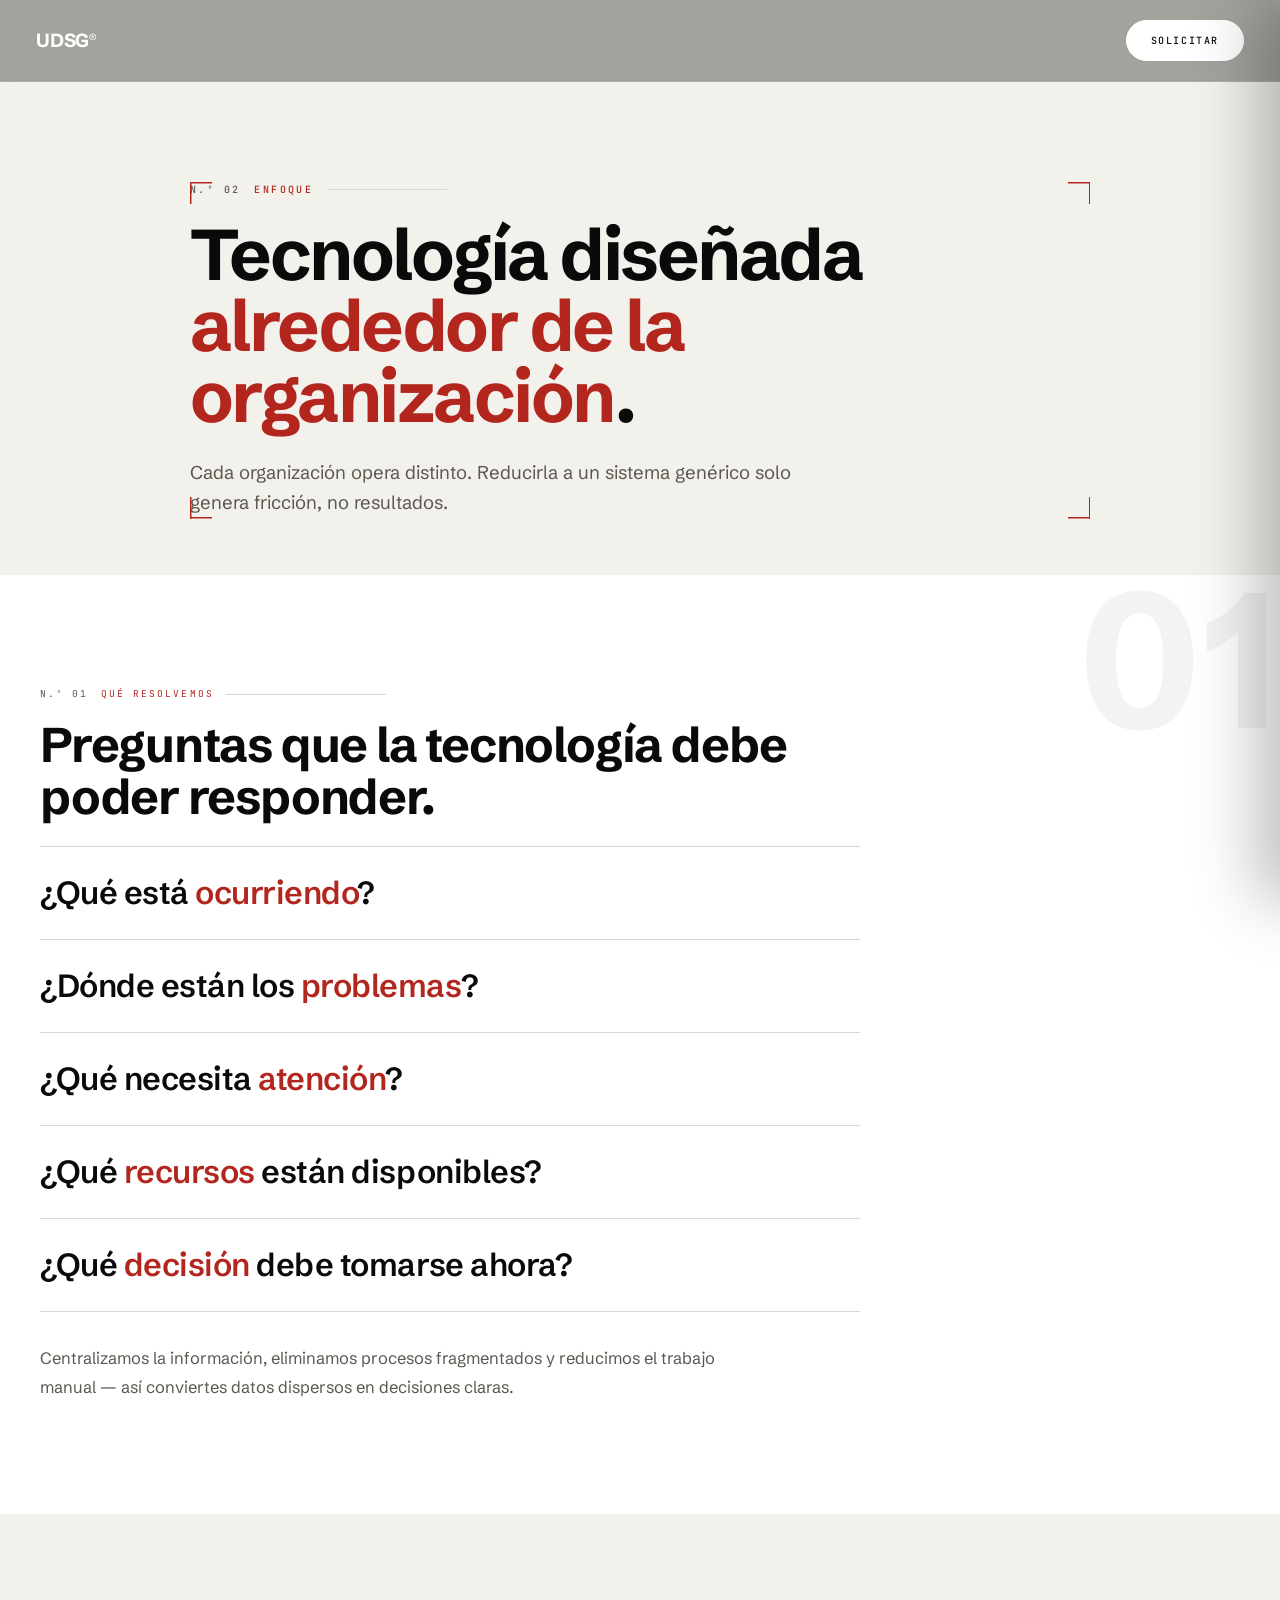
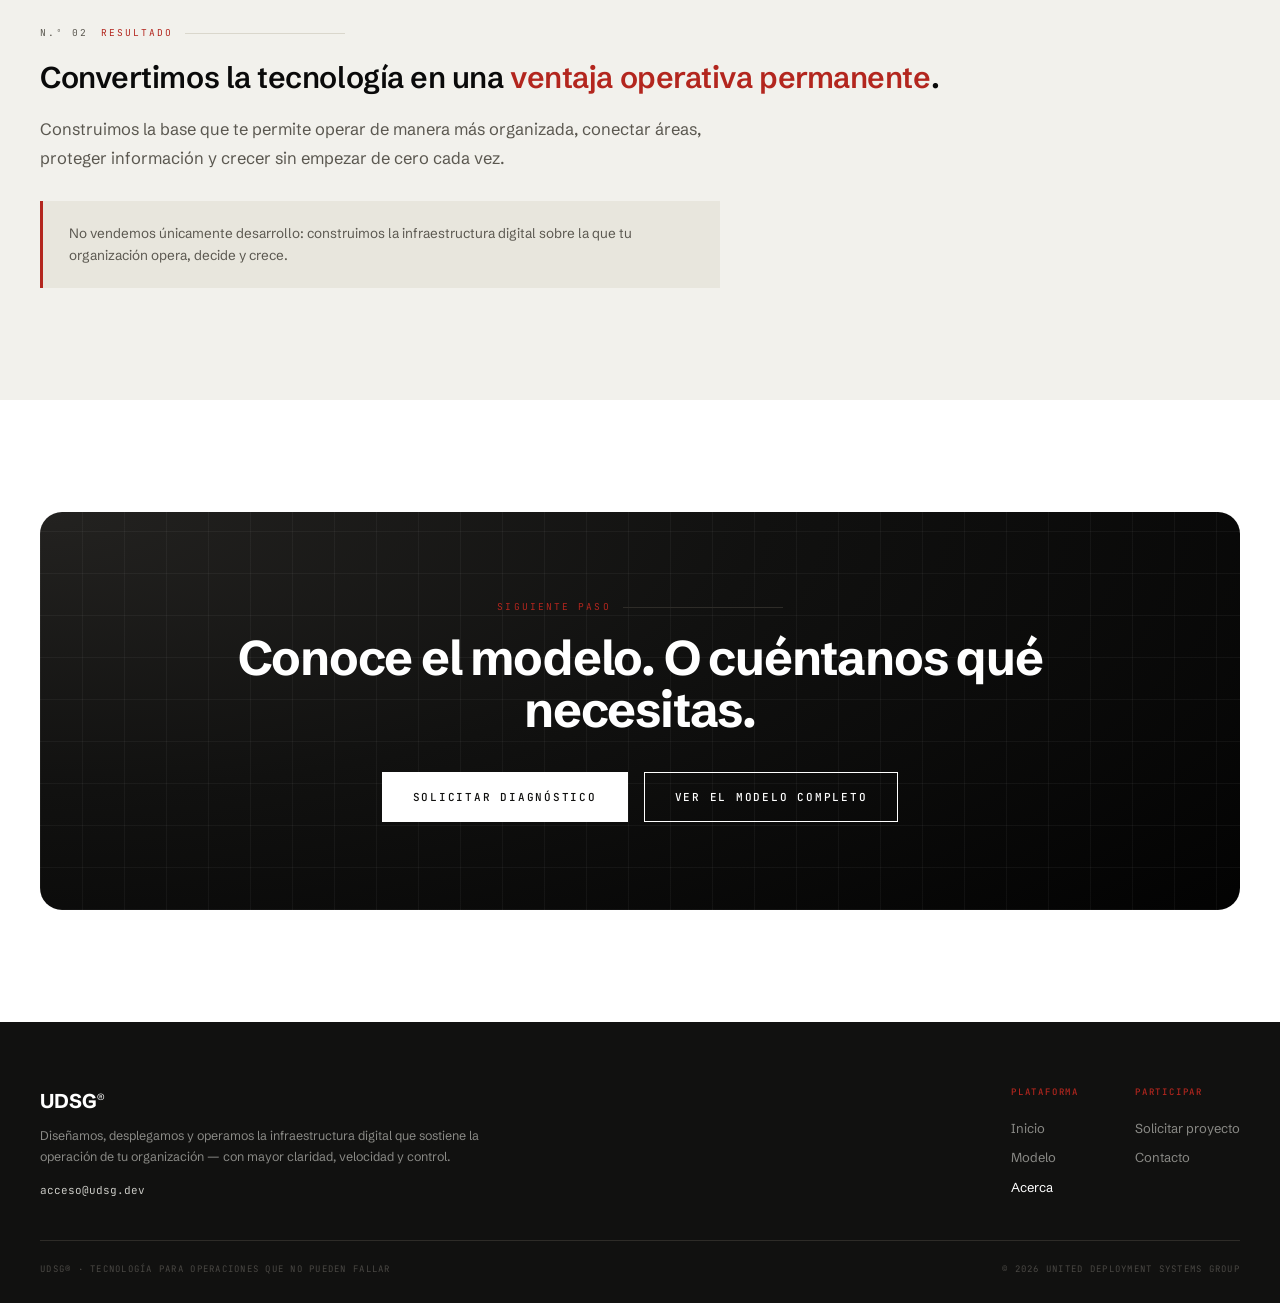
<file: acerca/index.html>
<!DOCTYPE html>
<html lang="es">
<head>
<meta charset="UTF-8">
<meta name="viewport" content="width=device-width, initial-scale=1.0">
<title>Acerca — UDSG®</title>
<meta name="description" content="Cada organización opera de manera distinta. UDSG construye la base tecnológica que permite operar de manera más organizada, conectar áreas, proteger información y desarrollar nuevas capacidades sin comenzar desde cero cada vez.">
<meta property="og:type" content="website">
<meta property="og:url" content="https://udsg.dev/acerca/">
<meta property="og:site_name" content="UDSG">
<meta property="og:title" content="Acerca — UDSG®">
<meta property="og:description" content="Tecnología diseñada alrededor de la organización, no al revés.">
<link rel="icon" href="/favicon-32.png" sizes="32x32" type="image/png">
<link rel="apple-touch-icon" href="/favicon-180.png">
<link rel="preconnect" href="https://fonts.googleapis.com">
<link rel="preconnect" href="https://fonts.gstatic.com" crossorigin>
<link href="https://fonts.googleapis.com/css2?family=Schibsted+Grotesk:wght@400;500;600;700&family=JetBrains+Mono:wght@400;500;700&display=swap" rel="stylesheet">
<link rel="stylesheet" href="/style.css">
</head>
<body>

<header class="site-header">
  <a href="/" class="brand">UDSG<sup>®</sup></a>
  <a href="#" class="header-cta js-open-request">Solicitar</a>
</header>

<section class="hero" style="padding-bottom:56px">
  <div class="hero-grid" style="grid-template-columns:1fr;padding-bottom:0;max-width:900px">
    <div class="hero-copy frame">
      <div class="eyebrow"><span class="idx">N.º 02</span> Enfoque</div>
      <h1 style="max-width:none">Tecnología diseñada <span class="hl">alrededor de la organización</span>.</h1>
      <p class="lede" style="max-width:640px">Cada organización opera distinto. Reducirla a un sistema genérico solo genera fricción, no resultados.</p>
    </div>
  </div>
</section>

<section class="section paper">
  <div class="big-num">01</div>
  <div class="section-inner">
    <div class="section-eyebrow reveal"><span class="idx">N.º 01</span> Qué resolvemos</div>
    <h2 class="reveal">Preguntas que la tecnología debe poder responder.</h2>
    <div class="question-list reveal">
      <div class="q">¿Qué está <b>ocurriendo</b>?</div>
      <div class="q">¿Dónde están los <b>problemas</b>?</div>
      <div class="q">¿Qué necesita <b>atención</b>?</div>
      <div class="q">¿Qué <b>recursos</b> están disponibles?</div>
      <div class="q">¿Qué <b>decisión</b> debe tomarse ahora?</div>
    </div>
    <p class="lede reveal" style="margin-top:32px">Centralizamos la información, eliminamos procesos fragmentados y reducimos el trabajo manual — así conviertes datos dispersos en decisiones claras.</p>
  </div>
</section>

<section class="section dim">
  <div class="section-inner reveal">
    <div class="section-eyebrow"><span class="idx">N.º 02</span> Resultado</div>
    <p class="big">Convertimos la tecnología en una <span class="hl">ventaja operativa permanente</span>.</p>
    <p class="lede" style="margin-top:18px">Construimos la base que te permite operar de manera más organizada, conectar áreas, proteger información y crecer sin empezar de cero cada vez.</p>
    <div class="note">
      <p>No vendemos únicamente desarrollo: construimos la infraestructura digital sobre la que tu organización opera, decide y crece.</p>
    </div>
  </div>
</section>

<section class="section paper">
  <div class="section-inner reveal">
    <div class="cta-panel">
      <div class="section-eyebrow">Siguiente paso</div>
      <h2>Conoce el modelo. O cuéntanos qué necesitas.</h2>
      <div class="hero-actions" style="justify-content:center;margin-top:36px">
        <a class="btn solid on-dark js-open-request" href="#">Solicitar diagnóstico</a>
        <a class="btn on-dark" href="/modelo/">Ver el modelo completo</a>
      </div>
    </div>
  </div>
</section>

<footer class="site-footer">
  <div class="footer-inner">
    <div class="footer-id">
      <div class="brand">UDSG<sup>®</sup></div>
      <p>Diseñamos, desplegamos y operamos la infraestructura digital que sostiene la operación de tu organización — con mayor claridad, velocidad y control.</p>
      <p class="mail"><a href="mailto:acceso@udsg.dev">acceso@udsg.dev</a></p>
    </div>
    <div class="footer-links">
      <div>
        <h6>Plataforma</h6>
        <a href="/">Inicio</a>
        <a href="/modelo/">Modelo</a>
        <a href="/acerca/">Acerca</a>
      </div>
      <div>
        <h6>Participar</h6>
        <a href="#" class="js-open-request">Solicitar proyecto</a>
        <a href="mailto:acceso@udsg.dev">Contacto</a>
      </div>
    </div>
  </div>
  <div class="footer-bottom">
    <span>UDSG® · Tecnología para operaciones que no pueden fallar</span>
    <span>© 2026 United Deployment Systems Group</span>
  </div>
</footer>

<div class="req-overlay" id="reqOverlay"></div>
<aside class="req-drawer" id="reqDrawer" aria-hidden="true">
  <div class="req-drawer-head">
    <div>
      <div class="req-eyebrow">Formulario 14 · Inicio de proyecto</div>
      <h3>Cuéntanos cómo opera tu organización</h3>
    </div>
    <button class="req-close" id="reqClose" aria-label="Cerrar" type="button">✕</button>
  </div>
  <div class="req-drawer-body">
    <p class="req-lede">Con esa información diseñamos la primera propuesta de intervención tecnológica. Te contactaremos para agendar una conversación.</p>
    <div class="req-field"><label>Nombre / Organización <em>*</em></label><input type="text" id="fOrg" placeholder="—" autocomplete="name"></div>
    <div class="req-field"><label>Correo de contacto <em>*</em></label><input type="email" id="fMail" placeholder="—" autocomplete="email"></div>
    <div class="req-field"><label>Teléfono <em>*</em></label><input type="tel" id="fPhone" placeholder="—" autocomplete="tel"></div>
    <div class="req-field"><label>Tipo de necesidad</label>
      <select id="fTipo">
        <option>Plataforma o sistema interno</option>
        <option>Automatización de procesos</option>
        <option>Sitio, portal o aplicación</option>
        <option>Infraestructura y hosting</option>
        <option>Soporte y mantenimiento continuo</option>
        <option>No estoy seguro</option>
      </select>
    </div>
    <div class="req-field"><label>Urgencia</label>
      <select id="fUrg">
        <option>Sin fecha definida</option>
        <option>Este mes</option>
        <option>1–2 meses</option>
        <option>3+ meses</option>
      </select>
    </div>
    <div class="req-field">
      <label>Descripción de la necesidad <em>*</em> <span class="req-count" id="reqCount">0 / 400</span></label>
      <textarea id="fDesc" rows="5" maxlength="400" placeholder="Cómo opera tu organización hoy, qué necesita y qué te gustaría lograr."></textarea>
    </div>
    <button class="req-submit" id="reqSend" type="button">Enviar solicitud</button>
    <div class="req-msg" id="reqMsg"></div>
    <div class="req-note">Campos marcados con * obligatorios · Te contactaremos para agendar una conversación</div>
  </div>
  <div class="req-success" id="reqSuccess">
    <div class="req-success-circle"></div>
    <button class="req-success-close" id="reqSuccessClose" type="button" aria-label="Cerrar">✕</button>
    <div class="req-success-content">
      <div class="req-success-check">✓</div>
      <div class="req-success-msg">Gracias. La recibimos.</div>
      <div class="req-success-folio" id="reqSuccessFolio"></div>
      <div class="req-success-hint">Te contactaremos pronto para agendar la conversación. Cierra esta ventana cuando quieras.</div>
    </div>
  </div>
</aside>

<script src="/nav.js"></script>
<script src="/request-drawer.js"></script>
</body>
</html>
</file>
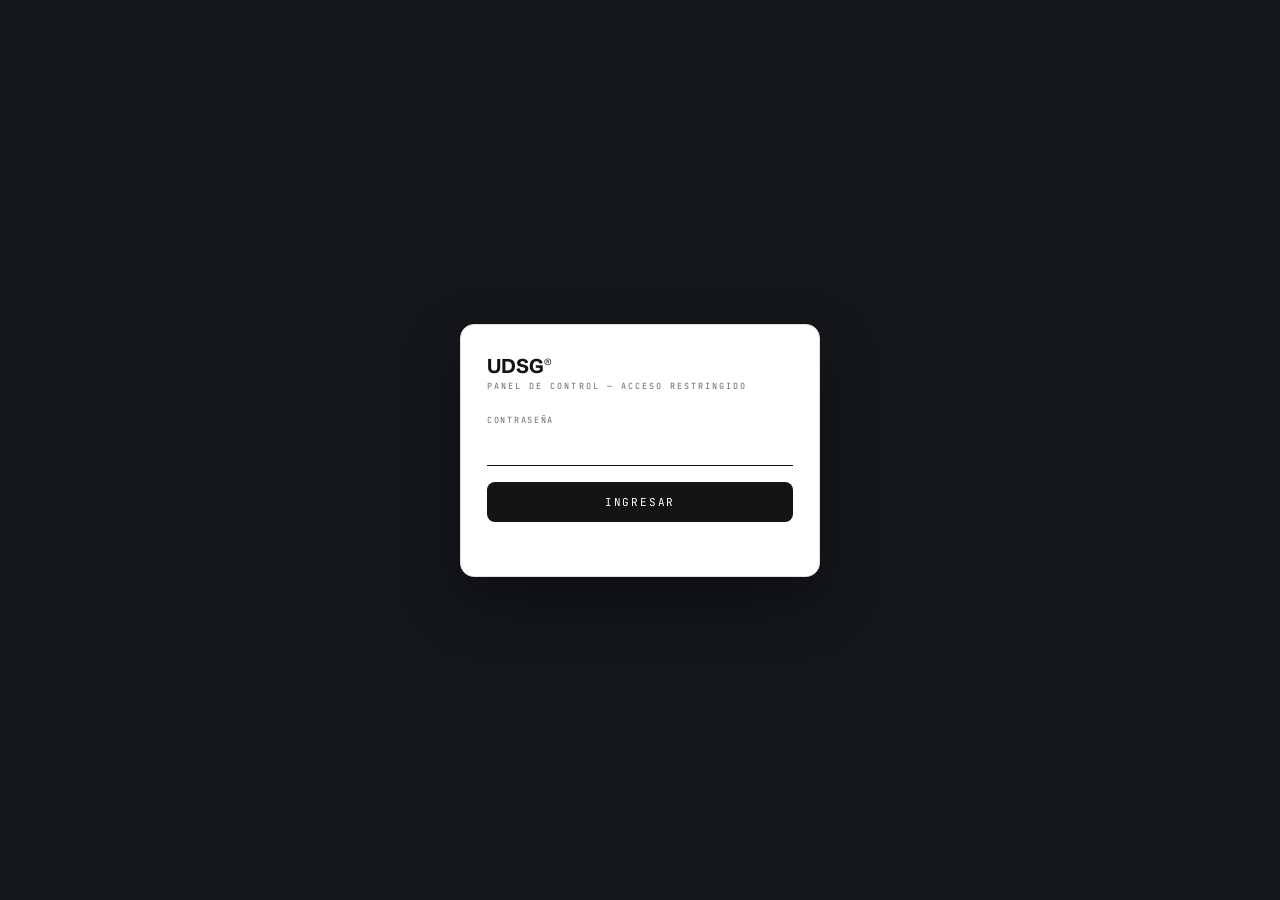
<file: admin/index.html>
<!DOCTYPE html>
<html lang="es">
<head>
<meta charset="UTF-8">
<meta name="viewport" content="width=device-width, initial-scale=1.0">
<title>UDSG — Panel de control</title>
<meta name="robots" content="noindex, nofollow">
<link rel="icon" href="/favicon-32.png" sizes="32x32" type="image/png">
<link rel="preconnect" href="https://fonts.googleapis.com">
<link rel="preconnect" href="https://fonts.gstatic.com" crossorigin>
<link href="https://fonts.googleapis.com/css2?family=Schibsted+Grotesk:wght@400;500;600;700&family=JetBrains+Mono:wght@400;500;700&display=swap" rel="stylesheet">
<style>
:root{
  --desk:#EDEBE4;
  --paper:#FFFFFF;
  --paper-dim:#F5F4F0;
  --ink:#141414;
  --ink-lo:#6E6A62;
  --rule:#E2DFD6;
  --red:#B3261E;
  --red-tint:#FBEAE9;
  --green:#2E6B45;
  --green-tint:#E8F1EB;
  --amber:#9A7B1F;
  --amber-tint:#FBF3DF;
  --side:#15171B;
  --side-line:#262A2E;
  --side-ink:#D9D7CF;
  --side-ink-lo:#75726A;
  --radius:14px;
  --radius-sm:8px;
  --mono:'JetBrains Mono',monospace;
  --sans:'Schibsted Grotesk',sans-serif;
}
*{margin:0;padding:0;box-sizing:border-box}
html,body{height:100%}
body{background:var(--desk);font-family:var(--sans);color:var(--ink);-webkit-font-smoothing:antialiased;display:flex;flex-direction:column;overflow:hidden}
a{color:inherit}
button{font:inherit;cursor:pointer;transition:background .15s,color .15s,border-color .15s,transform .1s}
::selection{background:var(--ink);color:var(--paper)}
:focus-visible{outline:2px solid var(--red);outline-offset:2px}

/* ============ APP SHELL ============ */
.app{flex:1;display:grid;grid-template-columns:270px 1fr;min-height:0;transition:grid-template-columns .22s ease}
.app.collapsed{grid-template-columns:48px 1fr}

/* ---------- sidebar (claro por defecto; oscuro solo en Generar reporte) ---------- */
.side{background:var(--paper);color:var(--ink);border-right:1px solid var(--rule);display:flex;flex-direction:column;min-height:0;overflow:hidden;transition:background .15s,color .15s,border-color .15s}
.side-head{padding:16px 18px 12px;border-bottom:1px solid var(--rule);display:flex;align-items:flex-start;gap:10px;flex:none}
.side-head .txt{min-width:0}
.side-head .brand{font-weight:700;font-size:16px;color:var(--ink)}
.side-head .brand sup{font-size:8px;font-weight:400}
.side-head .sub{font-family:var(--mono);font-size:8.5px;letter-spacing:.22em;text-transform:uppercase;color:var(--ink-lo);margin-top:2px}
.collapse-btn{margin-left:auto;font-family:var(--mono);font-size:12px;color:var(--ink-lo);border:1px solid var(--rule);width:24px;height:24px;display:flex;align-items:center;justify-content:center;flex:none;transition:.15s;background:none}
.collapse-btn:hover{color:var(--ink);border-color:var(--ink-lo)}
.app.collapsed .side-head{padding:12px 0;justify-content:center;border-bottom:none}
.app.collapsed .side-head .txt,.app.collapsed .side-nav,.app.collapsed .side-body,.app.collapsed .side-foot{display:none}
.app.collapsed .collapse-btn{margin:0}
.side-rail{display:none;flex:1;align-items:flex-start;justify-content:center;padding-top:14px}
.app.collapsed .side-rail{display:flex}
.rail-label{font-family:var(--mono);font-size:9px;letter-spacing:.3em;text-transform:uppercase;color:var(--ink-lo);writing-mode:vertical-rl;user-select:none}

.side-nav{display:flex;border-bottom:1px solid var(--rule);flex:none}
.side-nav .nav-btn{flex:1;font-family:var(--mono);font-size:9.5px;letter-spacing:.1em;text-transform:uppercase;padding:12px 6px;background:none;border:none;border-bottom:2px solid transparent;color:var(--ink-lo)}
.side-nav .nav-btn.on{color:var(--red);border-bottom-color:var(--red)}
.side-nav .nav-btn:hover{color:var(--ink)}

.side-body{flex:1;overflow-y:auto;padding:16px 18px;display:flex;flex-direction:column;min-height:0}
.side-label{font-family:var(--mono);font-size:8.5px;letter-spacing:.24em;text-transform:uppercase;color:var(--ink-lo);margin:18px 0 8px}
.side-label:first-child{margin-top:0}

.cat-list{display:flex;flex-direction:column;gap:2px;margin-bottom:4px}
.cat-row{display:flex;align-items:center;gap:9px;padding:7px 8px;border-radius:var(--radius-sm);font-size:12px;color:var(--ink-lo);background:none;border:none;width:100%;text-align:left}
.cat-row:hover{background:var(--paper-dim);color:var(--ink)}
.cat-row.on{background:var(--cat-tint,var(--red-tint));color:var(--cat-color,var(--red))}
.cat-row .dot{width:7px;height:7px;border-radius:50%;flex:none;background:var(--cat-color,var(--ink-lo))}
.cat-row .n{margin-left:auto;font-family:var(--mono);font-size:10px;color:inherit;opacity:.75}

.side-btn{width:100%;font-family:var(--mono);font-size:9.5px;font-weight:500;letter-spacing:.12em;text-transform:uppercase;padding:10px 12px;border:1.5px solid var(--rule);color:var(--ink);margin-bottom:8px;transition:.15s;text-align:center;background:none;border-radius:var(--radius-sm)}
.side-btn:hover{border-color:var(--ink-lo)}
.side-btn.primary{background:var(--red);border-color:var(--red);color:#fff}
.side-btn.primary:hover{background:transparent;color:var(--red)}
.side-note{font-family:var(--mono);font-size:8.5px;letter-spacing:.06em;color:var(--side-ink-lo);line-height:1.6;margin-top:2px;margin-bottom:8px}
.sfield{margin-bottom:12px}
.sfield label{display:block;font-family:var(--mono);font-size:8px;letter-spacing:.18em;text-transform:uppercase;color:var(--side-ink-lo);margin-bottom:5px}
.sfield input,.sfield select{width:100%;background:#0E0F10;border:1px solid var(--side-line);color:#E8E8E4;font-family:var(--mono);font-size:11.5px;padding:8px 10px;border-radius:var(--radius-sm);color-scheme:dark}
.sfield input:focus,.sfield select:focus{outline:none;border-color:var(--red)}

.lib-item{display:grid;grid-template-columns:20px 1fr;gap:10px;align-items:center;width:100%;text-align:left;padding:10px 12px;border:1px solid var(--side-line);margin-bottom:8px;cursor:grab;transition:border-color .15s,background .15s;font-size:12px;color:var(--side-ink);background:none;border-radius:var(--radius-sm)}
.lib-item:hover{border-color:var(--side-ink-lo);background:#1a1d20}
.lib-item .box{width:14px;height:14px;border:1.5px solid var(--side-ink-lo);display:flex;align-items:center;justify-content:center;font-size:10px;color:var(--paper)}
.lib-item.used{opacity:.45;cursor:default}
.lib-item.used .box{background:var(--red);border-color:var(--red)}
.lib-item .hint{grid-column:2;font-family:var(--mono);font-size:8px;letter-spacing:.08em;text-transform:uppercase;color:var(--side-ink-lo)}

.side-foot{padding:14px 18px;border-top:1px solid var(--rule);flex:none}
#repSaveState{font-family:var(--mono);font-size:8.5px;letter-spacing:.1em;text-transform:uppercase;color:var(--ink-lo);display:block;margin-bottom:10px;text-align:center}

/* el editor de propuestas conserva su panel oscuro original sin cambios */
.side.theme-dark{background:var(--side);color:var(--side-ink);border-right-color:var(--side-line)}
.side.theme-dark .side-head{border-bottom-color:var(--side-line)}
.side.theme-dark .side-head .brand{color:#F7F6F2}
.side.theme-dark .side-head .sub{color:var(--side-ink-lo)}
.side.theme-dark .collapse-btn{color:var(--side-ink-lo);border-color:var(--side-line)}
.side.theme-dark .collapse-btn:hover{color:#F7F6F2;border-color:#454b50}
.side.theme-dark .rail-label{color:var(--side-ink-lo)}
.side.theme-dark .side-nav{border-bottom-color:var(--side-line)}
.side.theme-dark .side-nav .nav-btn{color:var(--side-ink-lo)}
.side.theme-dark .side-nav .nav-btn.on{color:#F7F6F2;border-bottom-color:var(--red)}
.side.theme-dark .side-nav .nav-btn:hover{color:#F7F6F2}
.side.theme-dark .side-label{color:var(--side-ink-lo)}
.side.theme-dark .side-btn{color:var(--side-ink);border-color:var(--side-line)}
.side.theme-dark .side-btn:hover{border-color:var(--side-ink)}
.side.theme-dark .side-foot{border-top-color:var(--side-line)}
.side.theme-dark #repSaveState{color:var(--side-ink-lo)}

/* ---------- main ---------- */
.main{min-height:0;overflow:hidden;display:flex;flex-direction:column}
.page{flex:1;min-height:0}
#pageProjects{overflow:auto;padding:24px 28px}
#pageReports{display:flex;flex-direction:column;padding:0}
.hidden{display:none!important}

.board-head{display:flex;align-items:center;gap:14px;margin-bottom:20px;flex-wrap:wrap}
.board-head h1{font-size:20px;font-weight:600;letter-spacing:-.01em;color:var(--ink)}
.board-head .count{font-family:var(--mono);font-size:9.5px;letter-spacing:.14em;text-transform:uppercase;color:var(--ink-lo)}
.new-btn{margin-left:auto;font-family:var(--mono);font-size:10.5px;font-weight:500;letter-spacing:.14em;text-transform:uppercase;background:var(--red);color:#fff;border:none;border-radius:var(--radius-sm);padding:11px 18px;box-shadow:0 2px 10px rgba(179,38,30,.25)}
.new-btn:hover{background:#96201A;transform:translateY(-1px)}

.view-tabs{display:flex;border:1px solid var(--rule);border-radius:var(--radius-sm);overflow:hidden;margin-left:8px}
.view-tabs button{font-family:var(--mono);font-size:9.5px;letter-spacing:.1em;text-transform:uppercase;background:none;border:none;color:var(--ink-lo);padding:9px 14px}
.view-tabs button.on{background:var(--ink);color:var(--paper)}

/* ---------- resumen (dashboard) ---------- */
#pageResumen{overflow:auto;padding:24px 28px}
.stat-tiles{display:grid;grid-template-columns:repeat(4,1fr);gap:14px;margin-bottom:16px}
.stat-tile{background:var(--paper);border:1px solid var(--rule);border-radius:var(--radius);padding:16px 18px;box-shadow:0 1px 3px rgba(20,20,20,.05)}
.stat-tile .st-label{font-family:var(--mono);font-size:8.5px;letter-spacing:.14em;text-transform:uppercase;color:var(--ink-lo);margin-bottom:10px}
.stat-tile .st-value{font-size:28px;font-weight:600;letter-spacing:-.02em;color:var(--ink)}

.dash-grid{display:grid;grid-template-columns:1.3fr 1fr;gap:16px;align-items:start}
.dash-col{display:flex;flex-direction:column;gap:16px}
.dash-card{background:var(--paper);border:1px solid var(--rule);border-radius:var(--radius);padding:18px;box-shadow:0 1px 3px rgba(20,20,20,.05)}
.dash-card-head{font-size:13px;font-weight:600;margin-bottom:14px;letter-spacing:-.01em;color:var(--ink)}
.dash-empty{font-family:var(--mono);font-size:9.5px;letter-spacing:.1em;text-transform:uppercase;color:var(--ink-lo);text-align:center;padding:16px 0}

.recent-row{display:flex;align-items:center;gap:12px;padding:10px 0;border-bottom:1px solid var(--rule)}
.recent-row:last-child{border-bottom:none}
.recent-row .rr-name{flex:1;min-width:0}
.recent-row .rr-name b{display:block;font-size:12.5px;font-weight:600;color:var(--ink);white-space:nowrap;overflow:hidden;text-overflow:ellipsis}
.recent-row .rr-name span{font-size:10.5px;color:var(--ink-lo)}
.recent-row .bar{width:64px;flex:none}
.recent-row .pct{width:32px;text-align:right;flex:none}

.dist-bar{display:flex;height:10px;border-radius:999px;overflow:hidden;background:var(--paper-dim);gap:2px}
.dist-bar .seg{height:100%}
.dist-legend{display:flex;flex-wrap:wrap;gap:10px 14px;margin-top:12px}
.dist-legend .item{display:flex;align-items:center;gap:6px;font-family:var(--mono);font-size:9.5px;color:var(--ink-lo)}
.dist-legend .item .dot{width:7px;height:7px;border-radius:50%;flex:none}
.dist-legend .item b{color:var(--ink);font-weight:500}

.due-row{display:flex;align-items:center;gap:10px;padding:8px 0;border-bottom:1px solid var(--rule);font-size:12px}
.due-row:last-child{border-bottom:none}
.due-row .dr-name{flex:1;min-width:0;font-weight:500;color:var(--ink);white-space:nowrap;overflow:hidden;text-overflow:ellipsis}

/* ---------- tarjetas: pastillas de estado/prioridad ---------- */
.tags-row{display:flex;flex-wrap:wrap;align-items:center;gap:6px;margin-bottom:8px}
.status-pill{font-family:var(--mono);font-size:7.5px;font-weight:700;letter-spacing:.08em;text-transform:uppercase;padding:3px 8px;border-radius:999px;color:var(--sp-color);background:var(--sp-tint)}
.doc-flag{margin-left:auto;font-size:12px;opacity:.55}
.card-desc{font-size:11.5px;color:var(--ink-lo);margin-bottom:9px;line-height:1.5;display:-webkit-box;-webkit-line-clamp:2;-webkit-box-orient:vertical;overflow:hidden}

/* ---------- documento (reporte de proyecto / detalle de tarea) ---------- */
.modal-title-row{display:flex;align-items:center;gap:10px;margin-bottom:18px}
.modal-title-row h2{margin-bottom:0}
.report-btn{margin-left:auto;flex:none;font-family:var(--mono);font-size:9px;letter-spacing:.08em;text-transform:uppercase;color:var(--ink-lo);background:none;border:1px solid var(--rule);border-radius:var(--radius-sm);padding:7px 12px;font-weight:500}
.report-btn:hover{color:var(--ink);border-color:var(--ink-lo)}
.report-btn.has-content{color:var(--red);border-color:var(--red-tint);background:var(--red-tint)}
.check-row .ct{cursor:pointer}
.check-row .ct:hover{text-decoration:underline}
.check-row .detail-flag{flex:none;font-size:11px;opacity:.55;margin-right:2px}

.docview{position:fixed;inset:0;background:var(--paper);z-index:45;display:flex;flex-direction:column}
.docview-head{display:flex;align-items:center;gap:16px;padding:16px 28px;border-bottom:1px solid var(--rule);flex:none}
.docview-back{font-family:var(--mono);font-size:9.5px;letter-spacing:.12em;text-transform:uppercase;color:var(--ink-lo);background:none;border:1px solid var(--rule);border-radius:var(--radius-sm);padding:8px 14px;flex:none}
.docview-back:hover{color:var(--ink);border-color:var(--ink-lo)}
.docview-title{flex:1;min-width:0}
.docview-eyebrow{font-family:var(--mono);font-size:8.5px;letter-spacing:.2em;text-transform:uppercase;color:var(--ink-lo);margin-bottom:2px}
.docview-name{font-size:16px;font-weight:600;letter-spacing:-.01em;color:var(--ink);white-space:nowrap;overflow:hidden;text-overflow:ellipsis}
.docview-save{font-family:var(--mono);font-size:9px;letter-spacing:.1em;text-transform:uppercase;color:var(--ink-lo);flex:none}

.docview-toolbar{display:flex;gap:4px;padding:10px 28px;border-bottom:1px solid var(--rule);flex:none}
.docview-toolbar button{font-family:var(--sans);font-size:12px;color:var(--ink-lo);background:none;border:1px solid var(--rule);border-radius:6px;width:30px;height:28px;display:flex;align-items:center;justify-content:center}
.docview-toolbar button:hover{color:var(--ink);border-color:var(--ink-lo)}

.docview-body{flex:1;overflow-y:auto;padding:36px 48px}
.docview-editable{width:100%;max-width:1180px;margin:0 auto;font-size:14.5px;line-height:1.7;color:var(--ink);outline:none;min-height:100%}
.docview-editable:empty::before{content:attr(data-ph);color:var(--ink-lo)}
.docview-editable p{margin-bottom:12px}
.docview-editable ul,.docview-editable ol{margin:0 0 12px 20px}
.docview-editable li{margin-bottom:5px}
.docview-editable h3{font-size:17px;font-weight:600;margin:18px 0 8px;letter-spacing:-.01em}
.docview-editable b,.docview-editable strong{color:var(--ink)}

.slash-menu{position:fixed;z-index:50;background:var(--paper);border:1px solid var(--rule);border-radius:var(--radius-sm);box-shadow:0 14px 34px rgba(20,20,20,.16);padding:6px;display:none;flex-direction:column;min-width:190px}
.slash-menu.on{display:flex}
.slash-menu .sm-label{font-family:var(--mono);font-size:8px;letter-spacing:.18em;text-transform:uppercase;color:var(--ink-lo);padding:6px 10px 4px}
.slash-menu button{text-align:left;font-family:var(--sans);font-size:13px;color:var(--ink);background:none;border:none;padding:8px 10px;border-radius:6px}
.slash-menu button:hover{background:var(--paper-dim)}

.board{display:grid;grid-auto-flow:column;grid-auto-columns:minmax(272px,1fr);gap:14px;align-items:start}
.col{background:var(--paper);border:1px solid var(--rule);border-radius:var(--radius);display:flex;flex-direction:column;max-height:calc(100vh - 130px);transition:background .12s;overflow:hidden;box-shadow:0 1px 3px rgba(20,20,20,.05)}
.col.drag-over{background:var(--paper-dim)}
.col-head{padding:13px 14px;border-bottom:1px solid var(--rule);display:flex;align-items:center;gap:8px;flex:none;background:var(--status-tint,transparent)}
.col-head .dot{width:8px;height:8px;border-radius:50%;flex:none;background:var(--status-color,var(--ink-lo))}
.col-head .t{font-size:12.5px;font-weight:600;letter-spacing:-.01em}
.col-head .n{margin-left:auto;font-family:var(--mono);font-size:9.5px;color:var(--ink-lo)}
.col-body{padding:10px;display:flex;flex-direction:column;gap:9px;overflow-y:auto;min-height:40px}

.card{background:#fff;border:1px solid var(--rule);border-radius:var(--radius-sm);padding:12px 13px;cursor:pointer;box-shadow:0 1px 2px rgba(20,20,20,.04);transition:border-color .12s,opacity .12s,box-shadow .15s,transform .15s}
.card:hover{box-shadow:0 8px 20px rgba(20,20,20,.10);transform:translateY(-1px)}
.card.dragging{opacity:.35}
.card .top{display:flex;align-items:flex-start;justify-content:space-between;gap:8px;margin-bottom:6px}
.card .name{font-size:13px;font-weight:600;letter-spacing:-.01em;line-height:1.3}
.card .ref{font-family:var(--mono);font-size:8px;color:var(--ink-lo);white-space:nowrap;margin-top:2px}
.card .client{font-size:11px;color:var(--ink-lo);margin-bottom:9px}
.card .meta{display:flex;align-items:center;justify-content:space-between;gap:8px}
.card .foot-row{display:flex;align-items:center;gap:8px;margin-top:9px;font-family:var(--mono);font-size:8.5px;color:var(--ink-lo)}
.card .foot-row .due{padding:3px 7px;border-radius:999px;background:var(--paper-dim)}
.card .foot-row .due.overdue{color:var(--red);background:var(--red-tint)}
.card .foot-row .due.soon{color:var(--amber);background:var(--amber-tint)}
.card .foot-row .tasks-count{margin-left:auto}
.tag{font-family:var(--mono);font-size:7.5px;font-weight:700;letter-spacing:.1em;text-transform:uppercase;padding:3px 8px;border-radius:999px}
.tag.Alta{color:var(--red);background:var(--red-tint)}
.tag.Normal{color:var(--ink-lo);background:var(--paper-dim)}
.tag.Baja{color:var(--green);background:var(--green-tint)}
.bar{flex:1;height:6px;border-radius:999px;background:var(--paper-dim);position:relative;overflow:hidden}
.bar i{position:absolute;inset:0 auto 0 0;background:var(--ink);border-radius:999px;display:block;transition:width .2s ease}
.bar.full i{background:var(--green)}
.pct{font-family:var(--mono);font-size:9px;color:var(--ink-lo);white-space:nowrap}

.empty-col{padding:22px 12px;text-align:center;font-family:var(--mono);font-size:9px;letter-spacing:.14em;text-transform:uppercase;color:var(--ink-lo)}

/* ---------- vista de tabla ---------- */
.table-wrap{background:var(--paper);border:1px solid var(--rule);border-radius:var(--radius);overflow:auto;box-shadow:0 1px 3px rgba(20,20,20,.05)}
table{width:100%;border-collapse:collapse;font-size:12.5px}
#tableWrap thead th{position:sticky;top:0;background:var(--paper-dim);text-align:left;padding:11px 14px;font-family:var(--mono);font-size:8.5px;letter-spacing:.14em;text-transform:uppercase;color:var(--ink-lo);cursor:pointer;white-space:nowrap;border-bottom:1px solid var(--rule)}
#tableWrap thead th:hover{color:var(--ink)}
#tableWrap thead th .arrow{margin-left:4px;opacity:.5}
tbody tr{cursor:pointer;border-bottom:1px solid var(--rule);transition:background .1s}
tbody tr:hover{background:var(--paper-dim)}
tbody td{padding:11px 14px;vertical-align:middle}
tbody td.name-cell{font-weight:600}
td .bar{width:80px;display:inline-block;vertical-align:middle}
td .row-meta{display:flex;align-items:center;gap:8px}
td .due-pill{font-family:var(--mono);font-size:9px;border-radius:999px;padding:3px 8px;background:var(--paper-dim)}
td .due-pill.overdue{color:var(--red);background:var(--red-tint)}
td .due-pill.soon{color:var(--amber);background:var(--amber-tint)}

.empty-state{padding:40px;text-align:center;font-family:var(--mono);font-size:10px;letter-spacing:.14em;text-transform:uppercase;color:var(--ink-lo)}

/* ---------- overlay de acceso ---------- */
.gate{position:fixed;inset:0;background:var(--side);display:flex;align-items:center;justify-content:center;z-index:50}
.gate-card{width:min(360px,90%);background:var(--paper);border:1px solid var(--rule);border-radius:var(--radius);padding:28px 26px;box-shadow:0 24px 60px rgba(0,0,0,.4)}
.gate-card .brand{font-weight:700;font-size:20px;margin-bottom:2px}
.gate-card .brand sup{font-size:9px;font-weight:400}
.gate-card .sub{font-family:var(--mono);font-size:8.5px;letter-spacing:.24em;text-transform:uppercase;color:var(--ink-lo);margin-bottom:22px}
.gate-card label{display:block;font-family:var(--mono);font-size:8.5px;letter-spacing:.2em;text-transform:uppercase;color:var(--ink-lo);margin-bottom:6px}
.gate-card input{width:100%;background:transparent;border:none;border-bottom:1.5px solid var(--ink);font-family:var(--mono);font-size:13px;padding:8px 2px;margin-bottom:16px}
.gate-card input:focus{outline:none;border-bottom-color:var(--red)}
.gate-card button{width:100%;background:var(--ink);color:var(--paper);border:none;border-radius:var(--radius-sm);font-family:var(--mono);font-size:11px;letter-spacing:.16em;text-transform:uppercase;padding:13px}
.gate-card button:hover{background:#000}
.gate-err{font-family:var(--mono);font-size:9.5px;color:var(--red);margin-top:12px;min-height:14px}

/* ---------- modal de proyecto ---------- */
.modal-bg{position:fixed;inset:0;background:rgba(15,15,15,.6);display:flex;align-items:center;justify-content:center;z-index:40;padding:20px}
.modal{width:min(560px,100%);max-height:90vh;overflow:auto;background:var(--paper);border:1px solid var(--rule);border-radius:var(--radius);padding:28px;box-shadow:0 30px 70px rgba(0,0,0,.35)}
.modal h2{font-size:17px;font-weight:600;margin-bottom:18px;letter-spacing:-.01em}
.field{margin-bottom:14px}
.field label{display:block;font-family:var(--mono);font-size:8.5px;letter-spacing:.2em;text-transform:uppercase;color:var(--ink-lo);margin-bottom:5px}
.field input,.field select,.field textarea{width:100%;background:transparent;border:none;border-bottom:1.5px solid var(--ink);font-family:var(--mono);font-size:12px;color:var(--ink);padding:7px 2px;border-radius:0}
.field textarea{resize:vertical;font-family:var(--sans);font-size:13px}
.field input:focus,.field select:focus,.field textarea:focus{outline:none;border-bottom-color:var(--red)}
.field input:disabled{color:var(--ink-lo);border-bottom-style:dotted}
.field-note{font-family:var(--mono);font-size:8px;letter-spacing:.08em;color:var(--ink-lo);margin-top:4px}
.f2{display:grid;grid-template-columns:1fr 1fr;gap:14px}
.f3{display:grid;grid-template-columns:1fr 1fr 1fr;gap:14px}
.modal-actions{display:flex;gap:10px;margin-top:22px;flex-wrap:wrap}
.mbtn{font-family:var(--mono);font-size:10.5px;font-weight:500;letter-spacing:.14em;text-transform:uppercase;padding:11px 18px;border:1.5px solid var(--ink);border-radius:var(--radius-sm);background:transparent;color:var(--ink)}
.mbtn.solid{background:var(--ink);color:var(--paper)}
.mbtn.danger{border-color:var(--red);color:var(--red)}
.mbtn.danger:hover{background:var(--red);color:#fff}
.mbtn.solid:hover{background:#000}
.mbtn:not(.solid):not(.danger):hover{background:var(--paper-dim)}
.modal-msg{font-family:var(--mono);font-size:9.5px;margin-top:10px;min-height:14px}

/* ---------- checklist de subtareas ---------- */
.checklist-head{display:flex;align-items:center;gap:10px;margin-bottom:8px;margin-top:22px}
.checklist-head label{font-family:var(--mono);font-size:8.5px;letter-spacing:.2em;text-transform:uppercase;color:var(--ink-lo)}
.checklist-head .cl-pct{margin-left:auto;font-family:var(--mono);font-size:9px;color:var(--ink-lo);background:var(--paper-dim);border-radius:999px;padding:2px 8px}
.checklist{border:1px solid var(--rule);border-radius:var(--radius-sm);margin-bottom:10px;overflow:hidden}
.check-row{display:flex;align-items:center;gap:8px;padding:9px 11px;border-bottom:1px solid var(--rule);transition:background .1s}
.check-row:hover{background:var(--paper-dim)}
.check-row:last-child{border-bottom:none}
.check-row input[type=checkbox]{flex:none;width:16px;height:16px;accent-color:var(--red)}
.check-row .ct{flex:1;font-size:12.5px}
.check-row.done .ct{text-decoration:line-through;color:var(--ink-lo)}
.check-row .del{flex:none;background:none;border:none;color:var(--ink-lo);font-size:14px;line-height:1;padding:2px 4px;border-radius:4px}
.check-row .del:hover{color:var(--red);background:var(--red-tint)}
.check-empty{padding:14px 10px;font-family:var(--mono);font-size:9px;letter-spacing:.1em;text-transform:uppercase;color:var(--ink-lo);text-align:center}
.check-add{display:flex;gap:8px;margin-bottom:16px}
.check-add input{flex:1;background:transparent;border:none;border-bottom:1.5px solid var(--ink);font-family:var(--sans);font-size:12.5px;padding:7px 2px}
.check-add input:focus{outline:none;border-bottom-color:var(--red)}
.check-add button{flex:none;background:var(--ink);color:var(--paper);border:none;border-radius:var(--radius-sm);font-family:var(--mono);font-size:9.5px;letter-spacing:.1em;text-transform:uppercase;padding:0 16px}
.check-add button:hover{background:#000}
.check-note{font-family:var(--mono);font-size:9px;letter-spacing:.1em;text-transform:uppercase;color:var(--ink-lo);margin-bottom:16px;background:var(--paper-dim);padding:10px 12px;border-radius:var(--radius-sm)}

/* ============ GENERAR REPORTE (editor de propuestas) ============ */
.class-bar{background:var(--red);color:#fff;font-family:var(--mono);font-size:9.5px;letter-spacing:.22em;text-transform:uppercase;text-align:center;padding:6px 12px;font-weight:500;flex:none}
.rep-foot{background:var(--side);color:#8A8A86;font-family:var(--mono);font-size:9.5px;letter-spacing:.2em;text-transform:uppercase;display:flex;justify-content:space-between;gap:12px;padding:8px 20px;flex:none}
.rep-foot b{color:#C9C9C4;font-weight:500}

.work{flex:1;min-height:0;overflow-y:auto;padding:28px;display:flex;justify-content:center;background:#E4E2DC}
.sheet{width:min(760px,100%);background:var(--paper);box-shadow:0 8px 30px rgba(20,20,20,.16),0 1px 3px rgba(20,20,20,.1);padding:52px 58px;height:fit-content;position:relative;border:1px solid #D2D0C8}
.sheet.dragover{outline:2px dashed var(--red);outline-offset:-8px}

.page-frame{display:none}
.print-watermark{display:none}
.watermark{position:absolute;inset:0;pointer-events:none;z-index:0;overflow:hidden}
.watermark img{position:absolute;right:26px;bottom:54px;width:190px;opacity:.07;transform:rotate(-8deg)}
.watermark .wm-strip{position:absolute;bottom:26px;left:0;right:0;text-align:center;font-family:var(--mono);font-size:8px;letter-spacing:.5em;text-transform:uppercase;color:var(--ink);opacity:.10}
.sheet>*:not(.watermark){position:relative;z-index:1}

.doc-head{display:flex;align-items:center;gap:14px;border-bottom:1px solid var(--ink);padding-bottom:14px;margin-bottom:18px}
.doc-logo{height:40px;display:none}
.doc-logo.on{display:block}
.doc-brand{font-weight:700;font-size:21px;letter-spacing:-.01em}
.doc-brand sup{font-size:9px;font-weight:400}
.doc-brand-sub{font-family:var(--mono);font-size:9px;letter-spacing:.24em;color:var(--ink-lo);text-transform:uppercase}
.doc-ref{margin-left:auto;font-family:var(--mono);font-size:9.5px;letter-spacing:.14em;color:var(--red);font-weight:500;text-transform:uppercase;text-align:right}

.meta{border-bottom:1px solid var(--ink);margin-bottom:26px}
.meta-row{display:grid;grid-template-columns:120px 1fr;padding:7px 0;border-top:1px dotted var(--rule);font-family:var(--mono);font-size:11.5px}
.meta-row:first-child{border-top:none}
.meta-row .k{font-size:8.5px;letter-spacing:.22em;color:var(--ink-lo);text-transform:uppercase;padding-top:2px}
.meta-row .v[contenteditable]{outline:none;min-height:16px}
.meta-row .v[contenteditable]:empty::before{content:attr(data-ph);color:var(--rule)}
.meta-row .v[contenteditable]:focus{background:var(--paper-dim)}

.doc-title{font-weight:600;font-size:27px;line-height:1.15;letter-spacing:-.02em;margin-bottom:26px;outline:none}
.doc-title:empty::before{content:attr(data-ph);color:var(--rule)}
.doc-title:focus{background:var(--paper-dim)}

.blocks{min-height:60px}
.block{position:relative;margin-bottom:26px;border:1px solid transparent}
.block:hover{border-color:var(--rule)}
.block-tag{font-family:var(--mono);font-size:9px;letter-spacing:.26em;text-transform:uppercase;color:var(--ink-lo);display:flex;align-items:center;gap:12px;margin-bottom:12px}
.block-tag::after{content:"";flex:1;height:1px;background:var(--rule)}
.block-tag b{color:var(--red);font-weight:500}
.block-tag .bt-title{outline:none}
.block-tag .bt-title:focus{background:var(--paper-dim)}

.block .body{font-size:14px;line-height:1.65;color:#33312D;outline:none}
.block .body:focus{background:transparent}
.block .body p{margin-bottom:9px}
.block .body ul{margin:0 0 9px 18px}
.block .body li{margin-bottom:4px}
.block .body b,.block .body strong{color:var(--ink)}
.block .body h5{font-size:13px;font-weight:600;text-transform:uppercase;letter-spacing:.04em;margin:12px 0 6px;color:var(--ink)}

.block table{width:100%;border-collapse:collapse;font-size:13px;margin-bottom:6px}
.block th{font-family:var(--mono);font-size:8.5px;letter-spacing:.18em;text-transform:uppercase;color:var(--ink-lo);text-align:left;padding:7px 8px;border-bottom:1px solid var(--ink)}
.block td{padding:9px 8px;border-bottom:1px dotted var(--rule);vertical-align:top}
.block td:first-child{font-family:var(--mono);font-size:10px;color:var(--red);font-weight:500;white-space:nowrap}
.block td:last-child{font-family:var(--mono);font-size:11px;color:var(--ink-lo);white-space:nowrap}

.block-ctl{position:absolute;top:-11px;right:8px;display:none;gap:5px}
.block:hover .block-ctl{display:flex}
.ctl{font-family:var(--mono);font-size:9px;background:var(--ink);color:var(--paper);padding:4px 8px;letter-spacing:.08em;border:none}
.ctl:hover{background:var(--red)}
.addrow{font-family:var(--mono);font-size:9px;letter-spacing:.12em;text-transform:uppercase;color:var(--ink-lo);border:1px dashed var(--rule);padding:5px 10px;margin-top:4px;background:none}
.addrow:hover{color:var(--red);border-color:var(--red)}

.doc-foot{display:flex;justify-content:space-between;flex-wrap:wrap;gap:8px;border-top:1px solid var(--ink);padding-top:12px;margin-top:34px;font-family:var(--mono);font-size:8.5px;letter-spacing:.16em;text-transform:uppercase;color:var(--ink-lo)}

.fmtbar{position:fixed;display:none;z-index:80;background:var(--side);border:1px solid var(--side-line);box-shadow:0 8px 24px rgba(0,0,0,.45);padding:4px}
.fmtbar.on{display:flex;gap:2px}
.fmtbar button{font-family:var(--mono);font-size:11.5px;color:#C9C9C4;width:30px;height:28px;display:flex;align-items:center;justify-content:center;transition:.12s;background:none;border:none}
.fmtbar button:hover{background:#26292c;color:#fff}
.fmtbar button.b{font-weight:700}
.fmtbar button.i{font-style:italic}
.fmtbar button.u{text-decoration:underline}
.fmtbar .sep{width:1px;background:var(--side-line);margin:3px 4px}

.hint-empty{font-family:var(--mono);font-size:9.5px;letter-spacing:.14em;text-transform:uppercase;color:var(--rule);text-align:center;padding:30px 10px;border:1px dashed var(--rule)}

@media(max-width:860px){
  body{overflow:auto}
  .app{grid-template-columns:1fr}
  .side{max-height:44vh}
  .sheet{padding:32px 22px}
  .board{grid-auto-flow:row;grid-auto-columns:unset}
  .col{max-height:none}
  .f3{grid-template-columns:1fr}
}

/* ============ IMPRESIÓN / PDF ============ */
@media print{
  @page{size:letter;margin:12mm}
  html,body{height:auto;overflow:visible;background:#fff!important}
  body{display:block}
  *{-webkit-print-color-adjust:exact;print-color-adjust:exact}
  .gate,.side,.class-bar,.rep-foot,.fmtbar,#pageResumen,#pageProjects{display:none!important}
  .app,.app.collapsed{display:block}
  .main{display:block}
  .work{background:transparent!important;overflow:visible;padding:0;display:block}
  .sheet{background:transparent!important;border:none!important;box-shadow:none!important;width:100%;padding:8mm 9mm}
  .page-frame{display:block;position:fixed;inset:0;border:1.3px solid var(--ink);pointer-events:none;z-index:4}
  .watermark{display:none!important}
  .print-watermark{display:block;position:fixed;inset:0;pointer-events:none;z-index:0}
  .print-watermark img{position:absolute;right:7mm;bottom:10mm;width:48mm;opacity:.09;transform:rotate(-8deg)}
  .print-watermark .wm-strip{position:absolute;bottom:3.5mm;left:0;right:0;text-align:center;font-family:var(--mono);font-size:7.5px;letter-spacing:.5em;text-transform:uppercase;color:var(--ink);opacity:.35}
  .sheet>*{position:relative;z-index:1}
  .block{border:none!important;break-inside:avoid}
  .block-ctl,.addrow,.hint-empty{display:none!important}
  .meta-row .v:focus,.doc-title:focus,.body:focus{background:transparent}
  .doc-title:empty::before,.meta-row .v[contenteditable]:empty::before{content:""}
}
</style>
</head>
<body>

<!-- LOGIN -->
<div class="gate" id="gate">
  <div class="gate-card">
    <div class="brand">UDSG<sup>®</sup></div>
    <div class="sub">Panel de control — acceso restringido</div>
    <label for="pass">Contraseña</label>
    <input type="password" id="pass" autocomplete="current-password">
    <button id="loginBtn">Ingresar</button>
    <div class="gate-err" id="gateErr"></div>
  </div>
</div>

<div class="app" id="app">
  <!-- ============ SIDEBAR ============ -->
  <aside class="side" id="side">
    <div class="side-head">
      <div class="txt">
        <div class="brand">UDSG<sup>®</sup></div>
        <div class="sub">Panel de control</div>
      </div>
      <button class="collapse-btn" id="collapseBtn" title="Minimizar panel">◂</button>
    </div>
    <div class="side-rail"><span class="rail-label">UDSG</span></div>

    <nav class="side-nav">
      <button class="nav-btn on" data-page="resumen">Resumen</button>
      <button class="nav-btn" data-page="projects">Proyectos</button>
      <button class="nav-btn" data-page="reports">Generar reporte</button>
    </nav>

    <div class="side-body" id="sideProjects">
      <div class="side-label">Estado</div>
      <div class="cat-list" id="statusFilters"></div>

      <div class="side-label">Prioridad</div>
      <div class="cat-list" id="priorityFilters"></div>
    </div>

    <div class="side-body hidden" id="sideReports">
      <div class="side-label">Campos del documento</div>
      <div class="sfield"><label>Solicitante (Para)</label><input type="text" id="repWho" placeholder="Persona u organización"></div>
      <div class="sfield"><label>Fecha de emisión</label><input type="date" id="repDate"></div>
      <div class="sfield"><label>Vigencia</label>
        <select id="repVig">
          <option value="15">15 días</option>
          <option value="30" selected>30 días</option>
          <option value="45">45 días</option>
          <option value="60">60 días</option>
          <option value="90">90 días</option>
        </select>
      </div>

      <div class="side-label">Secciones — arrastra al documento o haz clic</div>
      <div id="repLibrary"></div>

      <div class="side-label">Documento</div>
      <button class="side-btn primary" id="repPdfBtn">Exportar PDF</button>
      <button class="side-btn" id="repNewDoc">Nueva propuesta</button>
      <button class="side-btn" id="repLogoBtn">Cargar logo</button>
      <input type="file" id="repLogoFile" accept="image/*" hidden>
      <div class="side-note">El PDF se genera con el diálogo de impresión: elige "Guardar como PDF" como destino.</div>

      <div class="side-label">Respaldo</div>
      <button class="side-btn" id="repExportBtn">Exportar borrador (.json)</button>
      <button class="side-btn" id="repImportBtn">Importar borrador</button>
      <input type="file" id="repImportFile" accept=".json" hidden>
    </div>

    <div class="side-foot">
      <span id="repSaveState" class="hidden">—</span>
      <button class="side-btn" id="logoutBtn">Cerrar sesión</button>
    </div>
  </aside>

  <!-- ============ MAIN ============ -->
  <main class="main">
    <section class="page" id="pageResumen">
      <div class="board-head">
        <h1>Resumen</h1>
        <span class="count">Vista general de todos los proyectos</span>
      </div>

      <div class="stat-tiles">
        <div class="stat-tile"><div class="st-label">Total proyectos</div><div class="st-value" id="stTotal">0</div></div>
        <div class="stat-tile"><div class="st-label">Subtareas totales</div><div class="st-value" id="stTasks">0</div></div>
        <div class="stat-tile"><div class="st-label">En progreso</div><div class="st-value" id="stProgress">0</div></div>
        <div class="stat-tile"><div class="st-label">Completados</div><div class="st-value" id="stDone">0</div></div>
      </div>

      <div class="dash-grid">
        <div class="dash-card">
          <div class="dash-card-head">Proyectos recientes</div>
          <div id="recentList"></div>
        </div>
        <div class="dash-col">
          <div class="dash-card">
            <div class="dash-card-head">Distribución por estado</div>
            <div class="dist-bar" id="distBar"></div>
            <div class="dist-legend" id="distLegend"></div>
          </div>
          <div class="dash-card">
            <div class="dash-card-head">Próximas entregas</div>
            <div id="dueList"></div>
          </div>
        </div>
      </div>
    </section>

    <section class="page hidden" id="pageProjects">
      <div class="board-head">
        <h1>Control de proyectos</h1>
        <span class="count" id="totalCount">— proyectos</span>
        <div class="view-tabs">
          <button id="viewBoardBtn" class="on">Tablero</button>
          <button id="viewListBtn">Lista</button>
        </div>
        <button class="new-btn" id="newBtn">+ Nuevo proyecto</button>
      </div>
      <div class="board" id="board"></div>
      <div class="table-wrap hidden" id="tableWrap">
        <table>
          <thead>
            <tr>
              <th data-sort="name">Proyecto<span class="arrow"></span></th>
              <th data-sort="client">Cliente<span class="arrow"></span></th>
              <th data-sort="status">Estado<span class="arrow"></span></th>
              <th data-sort="priority">Prioridad<span class="arrow"></span></th>
              <th data-sort="progress">Avance<span class="arrow"></span></th>
              <th data-sort="due_date">Entrega<span class="arrow"></span></th>
              <th data-sort="tasks">Subtareas<span class="arrow"></span></th>
            </tr>
          </thead>
          <tbody id="tableBody"></tbody>
        </table>
      </div>
    </section>

    <section class="page hidden" id="pageReports">
      <div class="class-bar">Editor de propuestas · Uso interno UDSG</div>
      <div class="work">
        <div class="sheet" id="repSheet">
          <div class="page-frame" aria-hidden="true"></div>
          <div class="watermark" aria-hidden="true">
            <img src="[data-uri]" alt="">
            <div class="wm-strip">UDSG · UNITED DEPLOYMENT SYSTEMS GROUP · DOCUMENTO OFICIAL</div>
          </div>

          <div class="doc-head">
            <img class="doc-logo on" id="repDocLogo" src="[data-uri]" alt="">
            <div>
              <div class="doc-brand">UDSG<sup>®</sup></div>
              <div class="doc-brand-sub">United Deployment Systems Group · udsg.dev</div>
            </div>
            <div class="doc-ref">Propuesta de despliegue<br><span id="repFolio">UDSG-P-0000</span></div>
          </div>

          <div class="meta">
            <div class="meta-row"><span class="k">Para</span><span class="v" id="repMPara">—</span></div>
            <div class="meta-row"><span class="k">De</span><span class="v" contenteditable id="repMDe">UDSG — United Deployment Systems Group</span></div>
            <div class="meta-row"><span class="k">Fecha de emisión</span><span class="v" id="repMFecha">—</span></div>
            <div class="meta-row"><span class="k">Vigencia</span><span class="v" id="repMVig">—</span></div>
          </div>

          <div class="doc-title" contenteditable data-ph="Título del proyecto" id="repDocTitle"></div>

          <div class="blocks" id="repBlocks">
            <div class="hint-empty" id="repEmptyHint">Arrastra secciones aquí desde el panel izquierdo</div>
          </div>

          <div class="doc-foot">
            <span>UDSG® · udsg.dev</span>
            <span contenteditable id="repFootNote">Este documento no constituye contrato hasta su aceptación por ambas partes</span>
          </div>
        </div>
      </div>
      <div class="rep-foot">
        <span><b>UDSG®</b> — United Deployment Systems Group</span>
        <span>Los cambios se guardan automáticamente</span>
      </div>
    </section>
  </main>
</div>

<div class="fmtbar" id="repFmtbar">
  <button class="b" data-cmd="bold" title="Negrita (Ctrl+B)">B</button>
  <button class="i" data-cmd="italic" title="Cursiva (Ctrl+I)">I</button>
  <button class="u" data-cmd="underline" title="Subrayar (Ctrl+U)">U</button>
  <span class="sep"></span>
  <button data-cmd="insertUnorderedList" title="Lista con viñetas">≡</button>
  <button data-cmd="removeFormat" title="Quitar formato">✕</button>
</div>

<!-- MODAL -->
<div class="modal-bg hidden" id="modalBg">
  <div class="modal">
    <div class="modal-title-row">
      <h2 id="modalTitle">Nuevo proyecto</h2>
      <button class="report-btn hidden" id="reportBtn">📄 Reporte</button>
    </div>
    <input type="hidden" id="pId">
    <div class="field"><label>Nombre del proyecto</label><input type="text" id="pName"></div>
    <div class="field"><label>Cliente / Organización</label><input type="text" id="pClient"></div>
    <div class="f3">
      <div class="field"><label>Estado</label>
        <select id="pStatus">
          <option>Solicitud</option>
          <option>Evaluación</option>
          <option>Desarrollo</option>
          <option>Entrega</option>
          <option>Completado</option>
        </select>
      </div>
      <div class="field"><label>Prioridad</label>
        <select id="pPriority">
          <option>Baja</option>
          <option selected>Normal</option>
          <option>Alta</option>
        </select>
      </div>
      <div class="field"><label>Entrega</label><input type="date" id="pDue"></div>
    </div>
    <div class="field">
      <label>Avance (%)</label>
      <input type="number" id="pProgress" min="0" max="100" value="0">
      <div class="field-note hidden" id="pProgressNote">Se calcula solo, según las subtareas completadas.</div>
    </div>
    <div class="field"><label>Descripción</label><textarea id="pDesc" rows="3"></textarea></div>

    <div class="checklist-head">
      <label>Subtareas</label>
      <span class="cl-pct" id="clPct"></span>
    </div>
    <div class="checklist" id="checklist"></div>
    <div class="check-add" id="checkAddRow">
      <input type="text" id="newTaskInput" placeholder="Nueva subtarea…">
      <button id="addTaskBtn">Agregar</button>
    </div>
    <div class="check-note hidden" id="checkNote">Guarda el proyecto primero para agregar subtareas.</div>

    <div class="modal-actions">
      <button class="mbtn solid" id="saveBtn">Guardar</button>
      <button class="mbtn danger hidden" id="deleteBtn">Eliminar</button>
      <button class="mbtn" id="cancelBtn">Cancelar</button>
    </div>
    <div class="modal-msg" id="modalMsg"></div>
  </div>
</div>

<!-- DOCUMENTO (reporte de proyecto / detalle de tarea) -->
<div class="docview hidden" id="docView">
  <div class="docview-head">
    <button class="docview-back" id="docBackBtn">← Volver</button>
    <div class="docview-title">
      <div class="docview-eyebrow" id="docEyebrow"></div>
      <div class="docview-name" id="docName"></div>
    </div>
    <span class="docview-save" id="docSaveState"></span>
  </div>
  <div class="docview-toolbar">
    <button data-cmd="bold" title="Negrita"><b>B</b></button>
    <button data-cmd="italic" title="Cursiva"><i>I</i></button>
    <button data-cmd="insertUnorderedList" title="Lista con viñetas">≡</button>
    <button data-cmd="heading" title="Título de sección">H</button>
    <button data-cmd="removeFormat" title="Quitar formato">✕</button>
  </div>
  <div class="docview-body">
    <div class="docview-editable" id="docBody" contenteditable data-ph="Escribe aquí el reporte: avances, decisiones, información técnica, lo que sea… (escribe / para opciones)"></div>
  </div>
</div>

<div class="slash-menu" id="slashMenu">
  <div class="sm-label">Insertar</div>
  <button data-cmd="heading">Título</button>
  <button data-cmd="paragraph">Texto normal</button>
  <button data-cmd="bullet">Lista con viñetas</button>
  <button data-cmd="number">Lista numerada</button>
</div>

<div class="print-watermark" aria-hidden="true">
  <img src="[data-uri]" alt="">
  <div class="wm-strip">UDSG · UNITED DEPLOYMENT SYSTEMS GROUP · DOCUMENTO OFICIAL</div>
</div>

<script>
// -------- configuración --------
// Cambia esto por la URL de tu Worker desplegado (o tu dominio personalizado, ej. https://api.udsg.dev)
const API_BASE = 'https://udsg-admin-api.udsg.workers.dev';

const STATUSES = ['Solicitud','Evaluación','Desarrollo','Entrega','Completado'];
const STATUS_COLOR = {Solicitud:'#9A7B1F',Evaluación:'#B3261E',Desarrollo:'#1D6FD1',Entrega:'#8A3FA0',Completado:'#1E7A46'};
const STATUS_TINT = {Solicitud:'#FBF3DF',Evaluación:'#FBEAE9',Desarrollo:'#E7EEFA',Entrega:'#F6EAF9',Completado:'#E8F3EC'};
const PRIORITIES = ['Alta','Normal','Baja'];
const PRIORITY_COLOR = {Alta:'#B3261E',Normal:'#6E6A62',Baja:'#2E6B45'};

const gate=document.getElementById('gate');
const gateErr=document.getElementById('gateErr');
const appEl=document.getElementById('app');
const board=document.getElementById('board');
const tableWrap=document.getElementById('tableWrap');
const tableBody=document.getElementById('tableBody');
const totalCount=document.getElementById('totalCount');
const modalBg=document.getElementById('modalBg');
const modalMsg=document.getElementById('modalMsg');
const viewBoardBtn=document.getElementById('viewBoardBtn');
const viewListBtn=document.getElementById('viewListBtn');

async function api(path, opts) {
  const res = await fetch(API_BASE + path, {
    credentials: 'include',
    headers: { 'Content-Type': 'application/json' },
    ...opts,
  });
  let data = {};
  try { data = await res.json(); } catch {}
  if (!res.ok) throw new Error(data.error || 'Error de conexión.');
  return data;
}

async function checkSession() {
  try {
    const { ok } = await api('/api/me');
    if (ok) { gate.classList.add('hidden'); loadProjects(); }
    else gate.classList.remove('hidden');
  } catch {
    gate.classList.remove('hidden');
  }
}

document.getElementById('loginBtn').addEventListener('click', async () => {
  gateErr.textContent = '';
  const pass = document.getElementById('pass').value;
  try {
    await api('/api/login', { method: 'POST', body: JSON.stringify({ password: pass }) });
    gate.classList.add('hidden');
    loadProjects();
  } catch (e) {
    gateErr.textContent = '> ' + e.message;
  }
});
document.getElementById('pass').addEventListener('keydown', e => {
  if (e.key === 'Enter') document.getElementById('loginBtn').click();
});
document.getElementById('logoutBtn').addEventListener('click', async () => {
  await api('/api/logout', { method: 'POST' });
  location.reload();
});

// -------- navegación de secciones (sidebar) --------
const side = document.getElementById('side');
document.querySelectorAll('.nav-btn').forEach(btn => {
  btn.addEventListener('click', () => {
    const page = btn.dataset.page;
    document.querySelectorAll('.nav-btn').forEach(b => b.classList.toggle('on', b === btn));
    side.classList.toggle('theme-dark', page === 'reports');
    document.getElementById('sideProjects').classList.toggle('hidden', page === 'reports');
    document.getElementById('sideReports').classList.toggle('hidden', page !== 'reports');
    document.getElementById('pageResumen').classList.toggle('hidden', page !== 'resumen');
    document.getElementById('pageProjects').classList.toggle('hidden', page !== 'projects');
    document.getElementById('pageReports').classList.toggle('hidden', page !== 'reports');
    if (page === 'resumen') renderResumen();
  });
});

// -------- sidebar minimizable --------
const collapseBtn = document.getElementById('collapseBtn');
function setCollapsed(c) {
  appEl.classList.toggle('collapsed', c);
  collapseBtn.textContent = c ? '▸' : '◂';
  collapseBtn.title = c ? 'Expandir panel' : 'Minimizar panel';
  try { localStorage.setItem('udsg-side-collapsed', c ? '1' : '0'); } catch (e) {}
}
collapseBtn.addEventListener('click', () => setCollapsed(!appEl.classList.contains('collapsed')));
document.querySelector('.side-rail').addEventListener('click', () => setCollapsed(false));
try { if (localStorage.getItem('udsg-side-collapsed') === '1') setCollapsed(true); } catch (e) {}

// -------- proyectos: estado y filtros --------
let projects = [];
let currentView = 'board';
let sortKey = 'updated_at';
let sortDir = 'desc';
const activeStatuses = new Set();
const activePriorities = new Set();

async function loadProjects() {
  const { projects: list } = await api('/api/projects');
  projects = list;
  render();
}

function setView(view) {
  currentView = view;
  viewBoardBtn.classList.toggle('on', view === 'board');
  viewListBtn.classList.toggle('on', view === 'list');
  board.classList.toggle('hidden', view !== 'board');
  tableWrap.classList.toggle('hidden', view !== 'list');
  render();
}
viewBoardBtn.addEventListener('click', () => setView('board'));
viewListBtn.addEventListener('click', () => setView('list'));

function visibleProjects() {
  return projects.filter(p => {
    if (activeStatuses.size && !activeStatuses.has(p.status)) return false;
    if (activePriorities.size && !activePriorities.has(p.priority)) return false;
    return true;
  });
}

function renderCategories() {
  const sf = document.getElementById('statusFilters');
  sf.innerHTML = '';
  STATUSES.forEach(s => {
    const count = projects.filter(p => p.status === s).length;
    const btn = document.createElement('button');
    btn.className = 'cat-row' + (activeStatuses.has(s) ? ' on' : '');
    btn.style.setProperty('--cat-color', STATUS_COLOR[s]);
    btn.style.setProperty('--cat-tint', STATUS_TINT[s]);
    btn.innerHTML = `<span class="dot"></span><span>${s}</span><span class="n">${count}</span>`;
    btn.addEventListener('click', () => {
      activeStatuses.has(s) ? activeStatuses.delete(s) : activeStatuses.add(s);
      render();
    });
    sf.appendChild(btn);
  });

  const pf = document.getElementById('priorityFilters');
  pf.innerHTML = '';
  PRIORITIES.forEach(pr => {
    const count = projects.filter(p => p.priority === pr).length;
    const btn = document.createElement('button');
    btn.className = 'cat-row' + (activePriorities.has(pr) ? ' on' : '');
    btn.style.setProperty('--cat-color', PRIORITY_COLOR[pr]);
    btn.innerHTML = `<span class="dot"></span><span>${pr}</span><span class="n">${count}</span>`;
    btn.addEventListener('click', () => {
      activePriorities.has(pr) ? activePriorities.delete(pr) : activePriorities.add(pr);
      render();
    });
    pf.appendChild(btn);
  });
}

function renderResumen() {
  const totalTasks = projects.reduce((sum, p) => sum + (p.tasks || []).length, 0);
  const inProgress = projects.filter(p => p.status === 'Desarrollo' || p.status === 'Entrega').length;
  const done = projects.filter(p => p.status === 'Completado').length;
  document.getElementById('stTotal').textContent = projects.length;
  document.getElementById('stTasks').textContent = totalTasks;
  document.getElementById('stProgress').textContent = inProgress;
  document.getElementById('stDone').textContent = done;

  const recentList = document.getElementById('recentList');
  const recent = [...projects].sort((a, b) => new Date(b.updated_at) - new Date(a.updated_at)).slice(0, 5);
  recentList.innerHTML = recent.length ? recent.map(p => `
    <div class="recent-row">
      <div class="rr-name"><b>${escapeHtml(p.name)}</b><span>${escapeHtml(p.client || '—')}</span></div>
      <span class="status-pill" style="--sp-color:${STATUS_COLOR[p.status]};--sp-tint:${STATUS_TINT[p.status]}">${p.status}</span>
      <span class="bar${p.progress >= 100 ? ' full' : ''}"><i style="width:${p.progress}%"></i></span>
      <span class="pct">${p.progress}%</span>
    </div>
  `).join('') : '<div class="dash-empty">Sin proyectos todavía</div>';

  const distBar = document.getElementById('distBar');
  const distLegend = document.getElementById('distLegend');
  const total = projects.length;
  if (total === 0) {
    distBar.innerHTML = '';
    distLegend.innerHTML = '<div class="dash-empty">Sin datos</div>';
  } else {
    distBar.innerHTML = STATUSES.filter(s => projects.some(p => p.status === s)).map(s => {
      const n = projects.filter(p => p.status === s).length;
      return `<span class="seg" style="width:${(n / total) * 100}%;background:${STATUS_COLOR[s]}"></span>`;
    }).join('');
    distLegend.innerHTML = STATUSES.map(s => {
      const n = projects.filter(p => p.status === s).length;
      return `<span class="item"><span class="dot" style="background:${STATUS_COLOR[s]}"></span>${s} <b>${n}</b></span>`;
    }).join('');
  }

  const dueList = document.getElementById('dueList');
  const withDue = projects
    .map(p => ({ p, due: dueInfo(p.due_date) }))
    .filter(x => x.due && x.due.diffDays <= 3)
    .sort((a, b) => a.due.diffDays - b.due.diffDays)
    .slice(0, 6);
  dueList.innerHTML = withDue.length ? withDue.map(({ p, due }) => `
    <div class="due-row">
      <span class="dr-name">${escapeHtml(p.name)}</span>
      <span class="due-pill ${due.cls}">${due.label}</span>
    </div>
  `).join('') : '<div class="dash-empty">Nada vencido ni por vencer</div>';
}

function render() {
  const visible = visibleProjects();
  totalCount.textContent = visible.length === projects.length
    ? (projects.length + (projects.length === 1 ? ' proyecto' : ' proyectos'))
    : (visible.length + ' de ' + projects.length + ' proyectos');
  renderCategories();
  renderResumen();
  if (currentView === 'board') renderBoard(visible); else renderTable(visible);
}

function renderBoard(visible) {
  board.innerHTML = '';
  STATUSES.forEach(status => {
    const items = visible.filter(p => p.status === status);
    const col = document.createElement('div');
    col.className = 'col';
    col.dataset.status = status;
    col.style.setProperty('--status-color', STATUS_COLOR[status]);
    col.innerHTML = `
      <div class="col-head" style="--status-tint:${STATUS_TINT[status]}">
        <span class="dot"></span>
        <span class="t">${status}</span>
        <span class="n">${items.length}</span>
      </div>
      <div class="col-body"></div>
    `;
    const body = col.querySelector('.col-body');
    if (items.length === 0) {
      body.innerHTML = '<div class="empty-col">Sin proyectos</div>';
    } else {
      items.forEach(p => body.appendChild(renderCard(p)));
    }
    body.addEventListener('dragover', e => { e.preventDefault(); col.classList.add('drag-over'); });
    body.addEventListener('dragleave', () => col.classList.remove('drag-over'));
    body.addEventListener('drop', async e => {
      e.preventDefault();
      col.classList.remove('drag-over');
      const id = e.dataTransfer.getData('text/plain');
      const project = projects.find(p => String(p.id) === id);
      if (!project || project.status === status) return;
      try {
        await api('/api/projects/' + id, { method: 'PATCH', body: JSON.stringify({ status }) });
        await loadProjects();
      } catch (err) {
        alert('No se pudo mover el proyecto: ' + err.message);
      }
    });
    board.appendChild(col);
  });
}

function dueInfo(dateStr) {
  if (!dateStr) return null;
  const due = new Date(dateStr + 'T00:00:00');
  const today = new Date(); today.setHours(0,0,0,0);
  const diffDays = Math.round((due - today) / 86400000);
  let cls = '';
  if (diffDays < 0) cls = 'overdue';
  else if (diffDays <= 3) cls = 'soon';
  const label = due.toLocaleDateString('es', { day: 'numeric', month: 'short' });
  return { cls, label, diffDays };
}

function taskProgress(p) {
  const tasks = p.tasks || [];
  if (tasks.length === 0) return null;
  const done = tasks.filter(t => t.done).length;
  return { done, total: tasks.length };
}

function renderCard(p) {
  const card = document.createElement('div');
  card.className = 'card';
  card.draggable = true;
  card.addEventListener('dragstart', e => {
    card.classList.add('dragging');
    e.dataTransfer.setData('text/plain', String(p.id));
  });
  card.addEventListener('dragend', () => card.classList.remove('dragging'));

  const due = dueInfo(p.due_date);
  const tp = taskProgress(p);
  const footBits = [];
  if (due) footBits.push(`<span class="due ${due.cls}">${due.label}</span>`);
  if (tp) footBits.push(`<span class="tasks-count">${tp.done}/${tp.total} tareas</span>`);

  card.innerHTML = `
    <div class="tags-row">
      <span class="status-pill" style="--sp-color:${STATUS_COLOR[p.status]};--sp-tint:${STATUS_TINT[p.status]}">${p.status}</span>
      <span class="tag ${p.priority}">${p.priority}</span>
      ${p.report ? '<span class="doc-flag" title="Tiene reporte">📄</span>' : ''}
    </div>
    <div class="top">
      <span class="name">${escapeHtml(p.name)}</span>
      <span class="ref">${escapeHtml(p.ref)}</span>
    </div>
    <div class="client">${escapeHtml(p.client || '—')}</div>
    ${p.description ? `<div class="card-desc">${escapeHtml(p.description)}</div>` : ''}
    <div class="meta">
      <span class="bar${p.progress >= 100 ? ' full' : ''}"><i style="width:${p.progress}%"></i></span>
      <span class="pct">${p.progress}%</span>
    </div>
    ${footBits.length ? `<div class="foot-row">${footBits.join('')}</div>` : ''}
  `;
  card.addEventListener('click', () => openModal(p));
  return card;
}

function renderTable(visible) {
  const sorted = [...visible].sort((a, b) => {
    let av, bv;
    if (sortKey === 'tasks') {
      av = (a.tasks || []).length; bv = (b.tasks || []).length;
    } else {
      av = a[sortKey]; bv = b[sortKey];
    }
    av = av == null ? '' : av; bv = bv == null ? '' : bv;
    if (typeof av === 'string') av = av.toLowerCase();
    if (typeof bv === 'string') bv = bv.toLowerCase();
    if (av < bv) return sortDir === 'asc' ? -1 : 1;
    if (av > bv) return sortDir === 'asc' ? 1 : -1;
    return 0;
  });

  document.querySelectorAll('#tableWrap thead th').forEach(th => {
    const arrow = th.querySelector('.arrow');
    arrow.textContent = th.dataset.sort === sortKey ? (sortDir === 'asc' ? '↑' : '↓') : '';
  });

  if (sorted.length === 0) {
    tableBody.innerHTML = '<tr><td colspan="7"><div class="empty-state">Sin proyectos</div></td></tr>';
    return;
  }

  tableBody.innerHTML = '';
  sorted.forEach(p => {
    const due = dueInfo(p.due_date);
    const tp = taskProgress(p);
    const tr = document.createElement('tr');
    tr.innerHTML = `
      <td class="name-cell">${escapeHtml(p.name)}</td>
      <td>${escapeHtml(p.client || '—')}</td>
      <td><span class="status-pill" style="--sp-color:${STATUS_COLOR[p.status]};--sp-tint:${STATUS_TINT[p.status]}">${p.status}</span></td>
      <td><span class="tag ${p.priority}">${p.priority}</span></td>
      <td><div class="row-meta"><span class="bar${p.progress >= 100 ? ' full' : ''}"><i style="width:${p.progress}%"></i></span><span class="pct">${p.progress}%</span></div></td>
      <td>${due ? `<span class="due-pill ${due.cls}">${due.label}</span>` : '—'}</td>
      <td>${tp ? tp.done + '/' + tp.total : '—'}</td>
    `;
    tr.addEventListener('click', () => openModal(p));
    tableBody.appendChild(tr);
  });
}

document.querySelectorAll('#tableWrap thead th').forEach(th => {
  th.addEventListener('click', () => {
    const key = th.dataset.sort;
    if (sortKey === key) sortDir = sortDir === 'asc' ? 'desc' : 'asc';
    else { sortKey = key; sortDir = 'asc'; }
    renderTable(visibleProjects());
  });
});

function escapeHtml(str) {
  const div = document.createElement('div');
  div.textContent = str == null ? '' : String(str);
  return div.innerHTML;
}

let modalProject = null;

function openModal(project) {
  modalProject = project;
  modalMsg.textContent = '';
  document.getElementById('modalTitle').textContent = project ? 'Editar proyecto' : 'Nuevo proyecto';
  document.getElementById('pId').value = project ? project.id : '';
  document.getElementById('pName').value = project ? project.name : '';
  document.getElementById('pClient').value = project ? project.client || '' : '';
  document.getElementById('pStatus').value = project ? project.status : 'Solicitud';
  document.getElementById('pPriority').value = project ? project.priority : 'Normal';
  document.getElementById('pDue').value = project ? (project.due_date || '') : '';
  document.getElementById('pProgress').value = project ? project.progress : 0;
  document.getElementById('pDesc').value = project ? project.description || '' : '';
  document.getElementById('deleteBtn').classList.toggle('hidden', !project);
  const reportBtn = document.getElementById('reportBtn');
  reportBtn.classList.toggle('hidden', !project);
  reportBtn.classList.toggle('has-content', !!(project && project.report));

  document.getElementById('checkAddRow').classList.toggle('hidden', !project);
  document.getElementById('checkNote').classList.toggle('hidden', !!project);
  renderChecklist();

  modalBg.classList.remove('hidden');
}
function closeModal() { modalBg.classList.add('hidden'); modalProject = null; }

function updateProgressFieldState() {
  const input = document.getElementById('pProgress');
  const note = document.getElementById('pProgressNote');
  const tasks = (modalProject && modalProject.tasks) || [];
  if (tasks.length > 0) {
    const done = tasks.filter(t => t.done).length;
    input.value = Math.round((done / tasks.length) * 100);
    input.disabled = true;
    note.classList.remove('hidden');
  } else {
    input.disabled = false;
    note.classList.add('hidden');
  }
}

function renderChecklist() {
  const box = document.getElementById('checklist');
  const pct = document.getElementById('clPct');
  const tasks = (modalProject && modalProject.tasks) || [];
  updateProgressFieldState();
  if (!modalProject) { box.innerHTML = ''; pct.textContent = ''; return; }
  if (tasks.length === 0) {
    box.innerHTML = '<div class="check-empty">Sin subtareas todavía</div>';
    pct.textContent = '';
    return;
  }
  const done = tasks.filter(t => t.done).length;
  pct.textContent = done + '/' + tasks.length;
  box.innerHTML = '';
  tasks.forEach(t => {
    const row = document.createElement('div');
    row.className = 'check-row' + (t.done ? ' done' : '');
    row.innerHTML = `
      <input type="checkbox" ${t.done ? 'checked' : ''}>
      ${t.detail ? '<span class="detail-flag" title="Tiene detalle">📄</span>' : ''}
      <span class="ct" title="Abrir detalle de la tarea">${escapeHtml(t.title)}</span>
      <button class="del" aria-label="Eliminar">✕</button>
    `;
    row.querySelector('input').addEventListener('change', async e => {
      await api('/api/tasks/' + t.id, { method: 'PATCH', body: JSON.stringify({ done: e.target.checked }) });
      t.done = e.target.checked;
      renderChecklist();
      loadProjects();
    });
    row.querySelector('.ct').addEventListener('click', () => {
      openDocView(
        { type: 'task', id: t.id },
        t.title,
        'Detalle de tarea · ' + modalProject.name,
        t.detail || ''
      );
    });
    row.querySelector('.del').addEventListener('click', async () => {
      await api('/api/tasks/' + t.id, { method: 'DELETE' });
      modalProject.tasks = modalProject.tasks.filter(x => x.id !== t.id);
      renderChecklist();
      loadProjects();
    });
    box.appendChild(row);
  });
}

document.getElementById('addTaskBtn').addEventListener('click', async () => {
  const input = document.getElementById('newTaskInput');
  const title = input.value.trim();
  if (!title || !modalProject) return;
  try {
    const { id } = await api('/api/projects/' + modalProject.id + '/tasks', {
      method: 'POST', body: JSON.stringify({ title }),
    });
    modalProject.tasks = modalProject.tasks || [];
    modalProject.tasks.push({ id, title, done: false });
    input.value = '';
    renderChecklist();
    loadProjects();
  } catch (e) {
    modalMsg.style.color = 'var(--red)';
    modalMsg.textContent = '> ' + e.message;
  }
});
document.getElementById('newTaskInput').addEventListener('keydown', e => {
  if (e.key === 'Enter') document.getElementById('addTaskBtn').click();
});

document.getElementById('newBtn').addEventListener('click', () => openModal(null));
document.getElementById('cancelBtn').addEventListener('click', closeModal);
modalBg.addEventListener('click', e => { if (e.target === modalBg) closeModal(); });

document.getElementById('saveBtn').addEventListener('click', async () => {
  const id = document.getElementById('pId').value;
  const payload = {
    name: document.getElementById('pName').value.trim(),
    client: document.getElementById('pClient').value.trim(),
    status: document.getElementById('pStatus').value,
    priority: document.getElementById('pPriority').value,
    progress: Number(document.getElementById('pProgress').value),
    description: document.getElementById('pDesc').value.trim(),
    due_date: document.getElementById('pDue').value || null,
  };
  if (!payload.name) { modalMsg.style.color = 'var(--red)'; modalMsg.textContent = '> El nombre es obligatorio.'; return; }
  try {
    if (id) await api('/api/projects/' + id, { method: 'PATCH', body: JSON.stringify(payload) });
    else await api('/api/projects', { method: 'POST', body: JSON.stringify(payload) });
    closeModal();
    loadProjects();
  } catch (e) {
    modalMsg.style.color = 'var(--red)';
    modalMsg.textContent = '> ' + e.message;
  }
});

document.getElementById('deleteBtn').addEventListener('click', async () => {
  const id = document.getElementById('pId').value;
  if (!id || !confirm('¿Eliminar este proyecto? Esta acción no se puede deshacer.')) return;
  try {
    await api('/api/projects/' + id, { method: 'DELETE' });
    closeModal();
    loadProjects();
  } catch (e) {
    modalMsg.style.color = 'var(--red)';
    modalMsg.textContent = '> ' + e.message;
  }
});

// -------- documento (reporte de proyecto / detalle de tarea) --------
const docView = document.getElementById('docView');
const docName = document.getElementById('docName');
const docEyebrow = document.getElementById('docEyebrow');
const docBody = document.getElementById('docBody');
const docSaveState = document.getElementById('docSaveState');
let docContext = null;

function openDocView(context, name, eyebrow, contentHtml) {
  docContext = context;
  docName.textContent = name;
  docEyebrow.textContent = eyebrow;
  docBody.innerHTML = contentHtml || '';
  docSaveState.textContent = '';
  docView.classList.remove('hidden');
}
function closeDocView() {
  docView.classList.add('hidden');
  docContext = null;
  if (modalProject) {
    renderChecklist();
    document.getElementById('reportBtn').classList.toggle('has-content', !!modalProject.report);
  }
  loadProjects();
}
document.getElementById('docBackBtn').addEventListener('click', closeDocView);

document.getElementById('reportBtn').addEventListener('click', () => {
  if (!modalProject) return;
  openDocView(
    { type: 'project', id: modalProject.id },
    modalProject.name,
    'Reporte del proyecto',
    modalProject.report || ''
  );
});

let docSaveTimer = null;
docBody.addEventListener('input', () => {
  docSaveState.textContent = 'Guardando…';
  clearTimeout(docSaveTimer);
  docSaveTimer = setTimeout(async () => {
    const html = docBody.innerHTML;
    try {
      if (docContext.type === 'project') {
        await api('/api/projects/' + docContext.id, { method: 'PATCH', body: JSON.stringify({ report: html }) });
        if (modalProject && modalProject.id === docContext.id) modalProject.report = html;
      } else if (docContext.type === 'task') {
        await api('/api/tasks/' + docContext.id, { method: 'PATCH', body: JSON.stringify({ detail: html }) });
        if (modalProject) {
          const t = (modalProject.tasks || []).find(x => x.id === docContext.id);
          if (t) t.detail = html;
        }
      }
      docSaveState.textContent = 'Guardado';
    } catch (e) {
      docSaveState.textContent = 'Error al guardar';
    }
  }, 600);
});

document.querySelectorAll('.docview-toolbar button').forEach(btn => {
  btn.addEventListener('click', () => {
    const cmd = btn.dataset.cmd;
    if (cmd === 'heading') document.execCommand('formatBlock', false, 'h3');
    else document.execCommand(cmd, false, null);
    docBody.focus();
  });
});

// -------- menú "/" tipo Notion --------
const slashMenu = document.getElementById('slashMenu');
function hideSlashMenu() { slashMenu.classList.remove('on'); }

docBody.addEventListener('input', e => {
  if (slashMenu.classList.contains('on')) {
    if (e.data !== '/') hideSlashMenu();
    return;
  }
  if (e.data !== '/') return;
  const sel = window.getSelection();
  if (!sel.rangeCount) return;
  const rect = sel.getRangeAt(0).getBoundingClientRect();
  if (!rect.width && !rect.height) return;
  const mw = slashMenu.offsetWidth || 190;
  slashMenu.style.top = (rect.bottom + 6) + 'px';
  slashMenu.style.left = Math.min(rect.left, window.innerWidth - mw - 12) + 'px';
  slashMenu.classList.add('on');
});
document.addEventListener('keydown', e => {
  if (e.key === 'Escape') hideSlashMenu();
});
document.addEventListener('click', e => {
  if (slashMenu.classList.contains('on') && !slashMenu.contains(e.target) && e.target !== docBody) hideSlashMenu();
});
slashMenu.addEventListener('mousedown', e => e.preventDefault());
slashMenu.querySelectorAll('button').forEach(btn => {
  btn.addEventListener('click', () => {
    document.execCommand('delete', false, null); // borra el "/" que abrió el menú
    const cmd = btn.dataset.cmd;
    if (cmd === 'heading') document.execCommand('formatBlock', false, 'h3');
    else if (cmd === 'paragraph') document.execCommand('formatBlock', false, 'p');
    else if (cmd === 'bullet') document.execCommand('insertUnorderedList', false, null);
    else if (cmd === 'number') document.execCommand('insertOrderedList', false, null);
    hideSlashMenu();
    docBody.focus();
  });
});

checkSession();

// ================= GENERAR REPORTE — editor de propuestas =================
(function () {
  const TPL = {
    datos: {
      title: 'Datos del proyecto', ref: 'Sección 01',
      body: '<p><b>Proyecto:</b> [nombre del proyecto]</p><p><b>Solicitante:</b> [persona u organización]</p><p><b>Contacto:</b> [correo / teléfono]</p><p><b>Tipo de despliegue:</b> [sitio web / plataforma / identidad digital / consultoría]</p><p><b>Fecha objetivo de entrega:</b> [fecha]</p>'
    },
    resumen: {
      title: 'Resumen ejecutivo', ref: 'Sección 02',
      body: '<p>UDSG propone el diseño, desarrollo y despliegue de <b>[nombre del proyecto]</b> para <b>[solicitante]</b>, con el objetivo de [objetivo principal en una frase].</p><p>Esta propuesta define el alcance completo del trabajo, sus entregables, fases y condiciones. Lo que no está escrito aquí, no forma parte del despliegue.</p>'
    },
    alcance: {
      title: 'Alcance del despliegue', ref: 'Sección 03',
      body: '<h5>Qué se hará</h5><ul><li>[Diseño y desarrollo de...]</li><li>[Configuración de...]</li><li>[Publicación y puesta en línea de...]</li><li>[Capacitación básica para...]</li></ul><h5>Fuera de alcance</h5><ul><li>[Creación de contenido: textos, fotografías, videos]</li><li>[Gestión de redes sociales]</li><li>[Cualquier funcionalidad no listada en la sección anterior]</li></ul><p>Todo requerimiento fuera de este alcance se evaluará como una operación nueva e independiente.</p>'
    },
    fases: {
      title: 'Entregables y fases', ref: 'Sección 04', isTable: true,
      rows: [
        ['FASE 01', 'Evaluación y diseño — [definición de estructura, propuesta visual]', '[1 semana]'],
        ['FASE 02', 'Desarrollo — [construcción de la solución completa]', '[2 semanas]'],
        ['FASE 03', 'Revisión — [ajustes con base en tu retroalimentación, máx. 2 rondas]', '[1 semana]'],
        ['FASE 04', 'Despliegue y entrega — [publicación, dominio, transferencia de accesos]', '[3 días]']
      ]
    },
    condiciones: {
      title: 'Condiciones de apoyo', ref: 'Sección 05',
      body: '<p>UDSG no emite facturas ni cotizaciones comerciales. Este despliegue se sostiene mediante <b>donación voluntaria</b>, acordada según las posibilidades del solicitante.</p><p>Si el proyecto requiere <b>soporte permanente</b> (alojamiento, mantenimiento, asesoría continua), este se sostiene con una <b>donación comprometida mensual</b> de <b>[monto acordado]</b>, revisable de común acuerdo.</p><p>La falta de donación no genera penalización: genera lista de espera.</p>'
    },
    soporte: {
      title: 'Soporte y mantenimiento', ref: 'Sección 06',
      body: '<p>Una vez entregado el proyecto, UDSG proporciona:</p><ul><li>[Alojamiento del sitio/plataforma en infraestructura gestionada por UDSG]</li><li>[Respaldos periódicos y actualizaciones de seguridad]</li><li>[Soporte por correo con respuesta en un máximo de [48] horas]</li><li>[Asesoría sobre el uso y evolución de la solución]</li></ul>'
    },
    aceptacion: {
      title: 'Aceptación', ref: 'Sección 07',
      body: '<p>La aceptación de esta propuesta por parte del solicitante (por escrito o por medios electrónicos) da inicio a la FASE 01 del despliegue.</p><p style="margin-top:28px">_________________________<br><b>[Nombre del solicitante]</b><br>Solicitante</p><p style="margin-top:22px">_________________________<br><b>[Nombre]</b><br>UDSG — United Deployment Systems Group</p>'
    },
    libre: {
      title: 'Bloque libre', ref: 'Anexo', free: true,
      body: '<p>[Escribe aquí lo que necesites: notas, aclaraciones, anexos técnicos, acuerdos especiales...]</p>'
    }
  };
  const LIB_ORDER = ['datos', 'resumen', 'alcance', 'fases', 'condiciones', 'soporte', 'aceptacion', 'libre'];

  const KEY = 'udsg-propuesta-v2'; let memory = null;
  function setSave(t) { document.getElementById('repSaveState').textContent = t; document.getElementById('repSaveState').classList.remove('hidden'); }
  function persist() {
    const data = snapshot(); memory = data;
    try { localStorage.setItem(KEY, JSON.stringify(data)); setSave('Guardado localmente'); }
    catch (e) { setSave('Solo en memoria — exporta el borrador'); }
  }
  function loadSaved() {
    try { const raw = localStorage.getItem(KEY); if (raw) return JSON.parse(raw); } catch (e) {}
    return memory;
  }

  function snapshot() {
    return {
      _count: getCounter(),
      propNum,
      who: document.getElementById('repWho').value,
      dateISO: document.getElementById('repDate').value,
      vigDays: document.getElementById('repVig').value,
      logo: document.getElementById('repDocLogo').src || '',
      de: document.getElementById('repMDe').innerHTML,
      title: document.getElementById('repDocTitle').innerHTML,
      footNote: document.getElementById('repFootNote').innerHTML,
      blocks: [...document.querySelectorAll('#repBlocks .block')].map(b => ({
        key: b.dataset.key,
        title: b.querySelector('.bt-title').innerHTML,
        body: b.querySelector('.body').innerHTML
      }))
    };
  }
  function restore(d) {
    if (!d) return;
    propNum = d.propNum || getCounter() || 1;
    document.getElementById('repWho').value = d.who || '';
    document.getElementById('repDate').value = d.dateISO || todayISO();
    document.getElementById('repVig').value = d.vigDays || '30';
    if (d.logo) { const l = document.getElementById('repDocLogo'); l.src = d.logo; l.classList.add('on'); }
    document.getElementById('repMDe').innerHTML = d.de || 'UDSG — United Deployment Systems Group';
    document.getElementById('repDocTitle').innerHTML = d.title || '';
    document.getElementById('repFootNote').innerHTML = d.footNote || '';
    (d.blocks || []).forEach(b => addBlock(b.key, b.title, b.body));
    syncFields();
  }
  function todayISO() {
    const d = new Date();
    return d.getFullYear() + '-' + pad(d.getMonth() + 1, 2) + '-' + pad(d.getDate(), 2);
  }
  function getCounter() {
    try { return parseInt(localStorage.getItem('udsg-prop-count') || '0', 10); } catch (e) { return (memory && memory._count) || 0; }
  }
  function setCounter(n) {
    try { localStorage.setItem('udsg-prop-count', String(n)); } catch (e) {}
  }
  let propNum = 0;
  function pad(n, l) { return String(n).padStart(l, '0'); }
  function folioText() {
    const d = dateVal();
    return 'UDSG-P-' + pad(propNum, 3) + '-' + pad(d.getDate(), 2) + pad(d.getMonth() + 1, 2) + String(d.getFullYear()).slice(2);
  }
  function dateVal() {
    const v = document.getElementById('repDate').value;
    return v ? new Date(v + 'T12:00:00') : new Date();
  }
  const MESES = ['enero', 'febrero', 'marzo', 'abril', 'mayo', 'junio', 'julio', 'agosto', 'septiembre', 'octubre', 'noviembre', 'diciembre'];
  function fmtLong(d) { return pad(d.getDate(), 2) + ' de ' + MESES[d.getMonth()] + ' de ' + d.getFullYear(); }

  function syncFields() {
    const who = document.getElementById('repWho').value.trim();
    const d = dateVal();
    const days = +document.getElementById('repVig').value;
    const vence = new Date(d); vence.setDate(vence.getDate() + days);
    document.getElementById('repMPara').textContent = who || '—';
    document.getElementById('repMFecha').textContent = fmtLong(d);
    document.getElementById('repMVig').textContent = days + ' días a partir de la fecha de emisión · Vence el ' + fmtLong(vence);
    document.getElementById('repFolio').textContent = folioText();
  }
  ['repWho', 'repDate', 'repVig'].forEach(id => {
    document.getElementById(id).addEventListener('input', () => { syncFields(); persist(); });
  });

  const library = document.getElementById('repLibrary');
  function renderLibrary() {
    library.innerHTML = '';
    LIB_ORDER.forEach(k => {
      const t = TPL[k];
      const used = !t.free && !!document.querySelector('#repBlocks .block[data-key="' + k + '"]');
      const el = document.createElement('button');
      el.className = 'lib-item' + (used ? ' used' : '');
      el.draggable = !used;
      el.dataset.key = k;
      el.innerHTML = '<span class="box">' + (used ? '✓' : '') + '</span><span>' + t.title + '</span><span class="hint">' + (t.free ? 'Se puede agregar varias veces' : t.ref) + '</span>';
      if (!used) {
        el.addEventListener('click', () => { addBlock(k); renderLibrary(); persist(); });
        el.addEventListener('dragstart', e => e.dataTransfer.setData('text/plain', k));
      }
      library.appendChild(el);
    });
  }
  const repSheet = document.getElementById('repSheet');
  repSheet.addEventListener('dragover', e => { e.preventDefault(); repSheet.classList.add('dragover'); });
  repSheet.addEventListener('dragleave', () => repSheet.classList.remove('dragover'));
  repSheet.addEventListener('drop', e => {
    e.preventDefault(); repSheet.classList.remove('dragover');
    const k = e.dataTransfer.getData('text/plain');
    if (TPL[k] && (TPL[k].free || !document.querySelector('#repBlocks .block[data-key="' + k + '"]'))) {
      addBlock(k); renderLibrary(); persist();
    }
  });

  const blocksEl = document.getElementById('repBlocks');
  function hint() { document.getElementById('repEmptyHint').style.display = document.querySelector('#repBlocks .block') ? 'none' : 'block'; }

  function addBlock(key, titleHTML, bodyHTML) {
    const t = TPL[key]; if (!t) return;
    const b = document.createElement('section');
    b.className = 'block'; b.dataset.key = key;
    let inner = '<div class="block-tag"><b>' + t.ref + '</b><span class="bt-title" contenteditable>' + (titleHTML || t.title) + '</span></div>';
    if (t.isTable && !bodyHTML) {
      let rows = t.rows.map(r => '<tr><td contenteditable>' + r[0] + '</td><td contenteditable>' + r[1] + '</td><td contenteditable>' + r[2] + '</td></tr>').join('');
      inner += '<div class="body"><table><thead><tr><th>Fase</th><th>Descripción / entregable</th><th>Tiempo</th></tr></thead><tbody>' + rows + '</tbody></table><button class="addrow">+ Agregar fase</button></div>';
    } else {
      inner += '<div class="body" contenteditable>' + (bodyHTML || t.body) + '</div>';
    }
    inner += '<div class="block-ctl"><button class="ctl" data-act="up" title="Subir">↑</button><button class="ctl" data-act="down" title="Bajar">↓</button><button class="ctl" data-act="del" title="Quitar">×</button></div>';
    b.innerHTML = inner;

    b.querySelector('.block-ctl').addEventListener('click', e => {
      const act = e.target.dataset.act; if (!act) return;
      if (act === 'del') { b.remove(); renderLibrary(); hint(); persist(); }
      if (act === 'up' && b.previousElementSibling && b.previousElementSibling.classList.contains('block')) { b.parentNode.insertBefore(b, b.previousElementSibling); persist(); }
      if (act === 'down' && b.nextElementSibling) { b.parentNode.insertBefore(b.nextElementSibling, b); persist(); }
    });
    const ar = b.querySelector('.addrow');
    if (ar) ar.addEventListener('click', () => {
      const tb = b.querySelector('tbody');
      const tr = document.createElement('tr');
      tr.innerHTML = '<td contenteditable>FASE ' + String(tb.children.length + 1).padStart(2, '0') + '</td><td contenteditable>[descripción]</td><td contenteditable>[tiempo]</td>';
      tb.appendChild(tr); persist();
    });
    blocksEl.appendChild(b); hint();
  }

  const TITLE_BASE = document.title;
  function pdfName() {
    const t = document.getElementById('repDocTitle').textContent.trim() || 'Propuesta';
    const clave = document.getElementById('repFolio').textContent.replace(/^UDSG-/, '');
    const clean = s => s.replace(/[\\/:*?"<>|]/g, '').replace(/\s+/g, ' ').trim();
    return 'UDSG - ' + clean(t) + ' - ' + clave;
  }
  window.addEventListener('beforeprint', () => { document.title = pdfName(); });
  window.addEventListener('afterprint', () => { document.title = TITLE_BASE; });
  document.getElementById('repPdfBtn').addEventListener('click', () => {
    document.title = pdfName();
    window.print();
  });

  document.getElementById('repNewDoc').addEventListener('click', () => {
    if (!confirm('¿Iniciar una propuesta nueva? El borrador actual se reemplazará (exporta antes si quieres conservarlo).')) return;
    document.querySelectorAll('#repBlocks .block').forEach(b => b.remove());
    document.getElementById('repWho').value = '';
    document.getElementById('repDate').value = todayISO();
    document.getElementById('repVig').value = '30';
    document.getElementById('repDocTitle').innerHTML = '';
    propNum = getCounter() + 1; setCounter(propNum);
    ['datos', 'resumen', 'alcance', 'fases'].forEach(k => addBlock(k));
    syncFields(); renderLibrary(); hint(); persist();
  });

  document.getElementById('repLogoBtn').addEventListener('click', () => document.getElementById('repLogoFile').click());
  document.getElementById('repLogoFile').addEventListener('change', e => {
    const f = e.target.files[0]; if (!f) return;
    const r = new FileReader();
    r.onload = () => {
      const img = new Image();
      img.onload = () => {
        const cv = document.createElement('canvas'); cv.width = img.width; cv.height = img.height;
        const cx = cv.getContext('2d'); cx.drawImage(img, 0, 0);
        const d = cx.getImageData(0, 0, cv.width, cv.height); const p = d.data;
        for (let i = 0; i < p.length; i += 4) {
          const r0 = p[i], g0 = p[i + 1], b0 = p[i + 2];
          const lum = (r0 + g0 + b0) / 3;
          const sat = Math.max(r0, g0, b0) - Math.min(r0, g0, b0);
          if (sat < 28) {
            if (lum >= 185) p[i + 3] = 0;
            else if (lum > 90) p[i + 3] = Math.min(p[i + 3], (185 - lum) * 255 / 95);
          }
        }
        cx.putImageData(d, 0, 0);
        const l = document.getElementById('repDocLogo'); l.src = cv.toDataURL('image/png'); l.classList.add('on'); persist();
      };
      img.src = r.result;
    };
    r.readAsDataURL(f); e.target.value = '';
  });

  document.getElementById('repExportBtn').addEventListener('click', () => {
    const blob = new Blob([JSON.stringify(snapshot(), null, 2)], { type: 'application/json' });
    const a = document.createElement('a');
    a.href = URL.createObjectURL(blob);
    a.download = (document.getElementById('repFolio').textContent || 'udsg-propuesta') + '.json';
    a.click(); URL.revokeObjectURL(a.href);
  });
  document.getElementById('repImportBtn').addEventListener('click', () => document.getElementById('repImportFile').click());
  document.getElementById('repImportFile').addEventListener('change', e => {
    const f = e.target.files[0]; if (!f) return;
    const r = new FileReader();
    r.onload = () => {
      try {
        const d = JSON.parse(r.result);
        document.querySelectorAll('#repBlocks .block').forEach(b => b.remove());
        restore(d); renderLibrary(); hint(); persist();
      } catch (err) { alert('Archivo no válido. Debe ser un borrador exportado desde este editor.'); }
    };
    r.readAsText(f); e.target.value = '';
  });

  const fmtbar = document.getElementById('repFmtbar');
  function inEditable(node) {
    while (node) {
      if (node.nodeType === 1 && node.isContentEditable) return true;
      node = node.parentNode;
    }
    return false;
  }
  function updateFmtbar() {
    const sel = window.getSelection();
    if (!sel || sel.isCollapsed || !sel.rangeCount || !inEditable(sel.anchorNode)) {
      fmtbar.classList.remove('on'); return;
    }
    const rect = sel.getRangeAt(0).getBoundingClientRect();
    if (!rect || (!rect.width && !rect.height)) { fmtbar.classList.remove('on'); return; }
    fmtbar.classList.add('on');
    const bw = fmtbar.offsetWidth, bh = fmtbar.offsetHeight;
    let top = rect.top - bh - 8;
    if (top < 8) top = rect.bottom + 8;
    let left = rect.left + rect.width / 2 - bw / 2;
    left = Math.max(8, Math.min(left, window.innerWidth - bw - 8));
    fmtbar.style.top = top + 'px'; fmtbar.style.left = left + 'px';
  }
  document.addEventListener('selectionchange', () => { clearTimeout(fmtbar._t); fmtbar._t = setTimeout(updateFmtbar, 120); });
  document.querySelector('#pageReports .work').addEventListener('scroll', () => fmtbar.classList.remove('on'));
  fmtbar.addEventListener('mousedown', e => e.preventDefault());
  fmtbar.addEventListener('click', e => {
    const cmd = e.target.dataset.cmd; if (!cmd) return;
    document.execCommand(cmd, false, null);
    persist();
  });

  let repT = null;
  document.getElementById('repSheet').addEventListener('input', () => { clearTimeout(repT); repT = setTimeout(persist, 600); });

  const saved = loadSaved();
  if (saved && (saved.blocks || []).length) {
    restore(saved);
  } else {
    propNum = getCounter() + 1; setCounter(propNum);
    document.getElementById('repDate').value = todayISO();
    ['datos', 'resumen', 'alcance', 'fases'].forEach(k => addBlock(k));
    syncFields();
  }
  renderLibrary(); hint();
  setSave(saved ? 'Borrador recuperado' : 'Editor listo');
})();
</script>
</body>
</html>
</file>
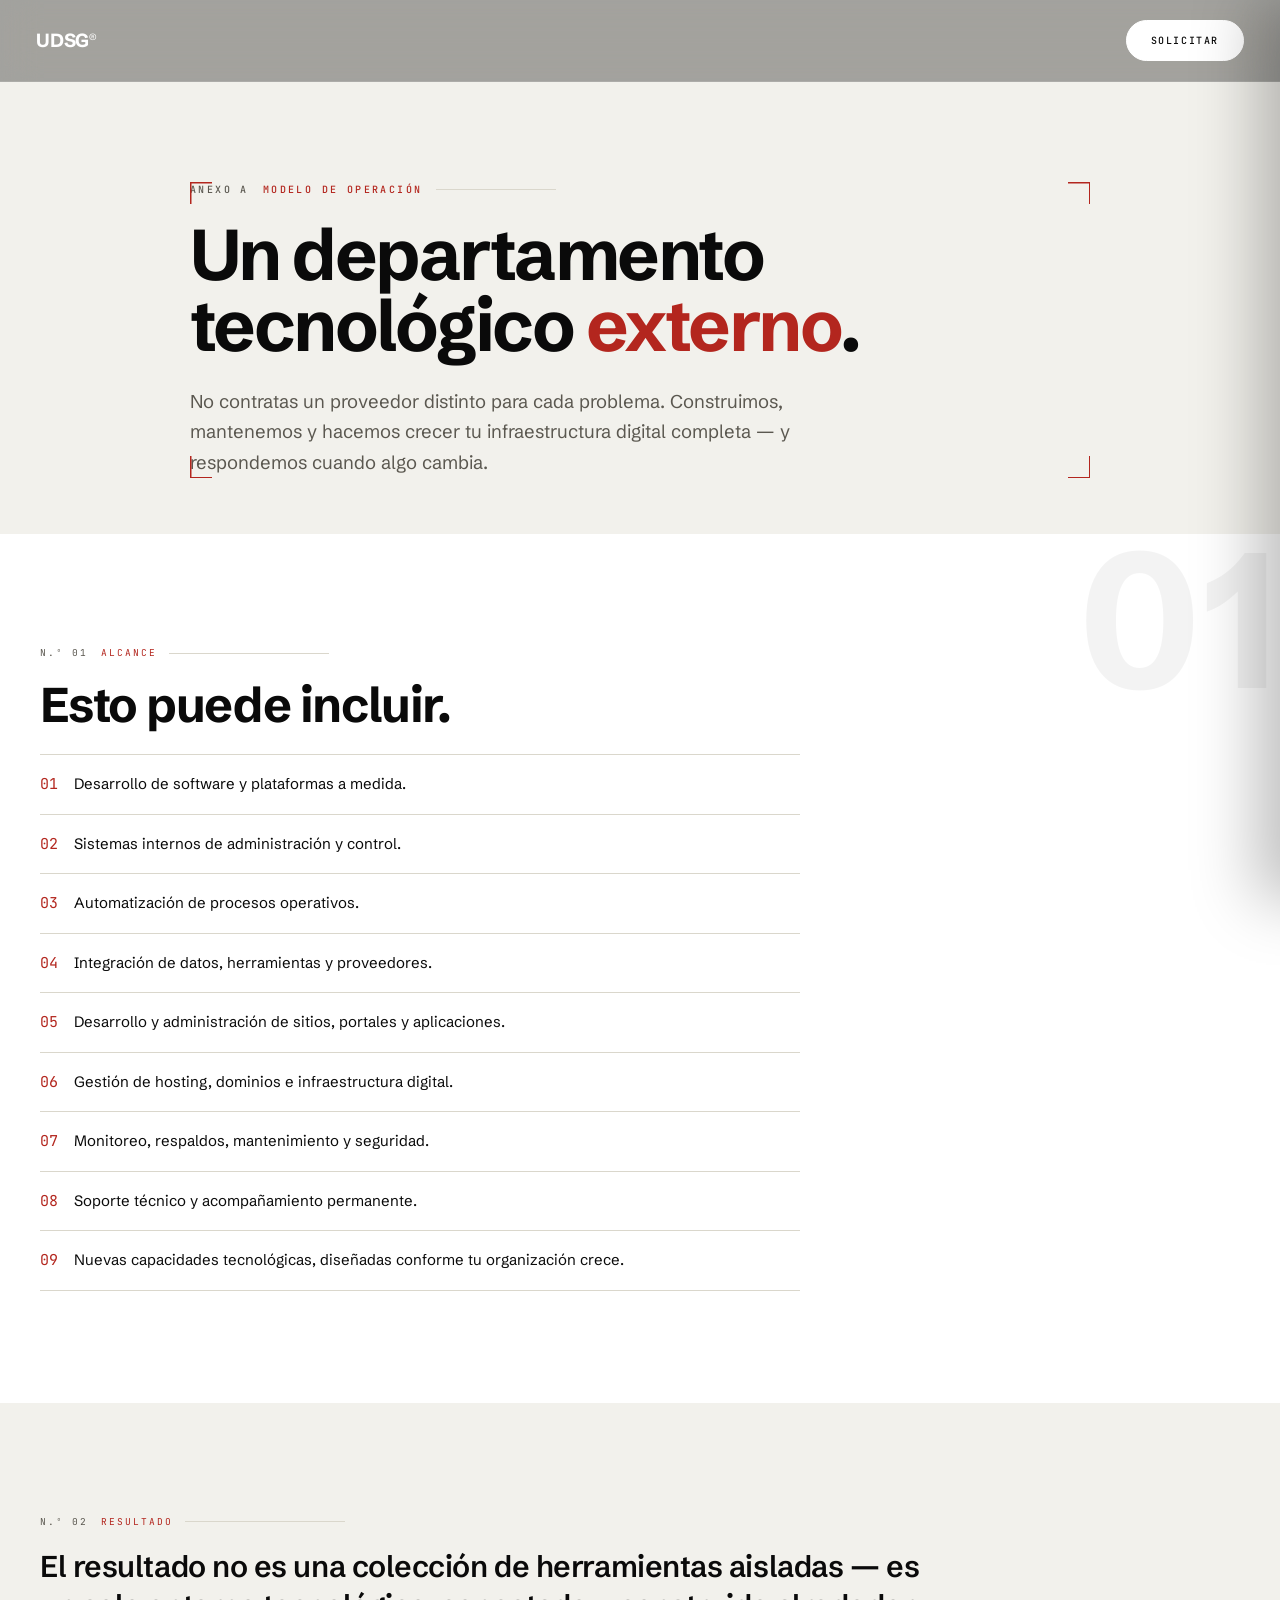
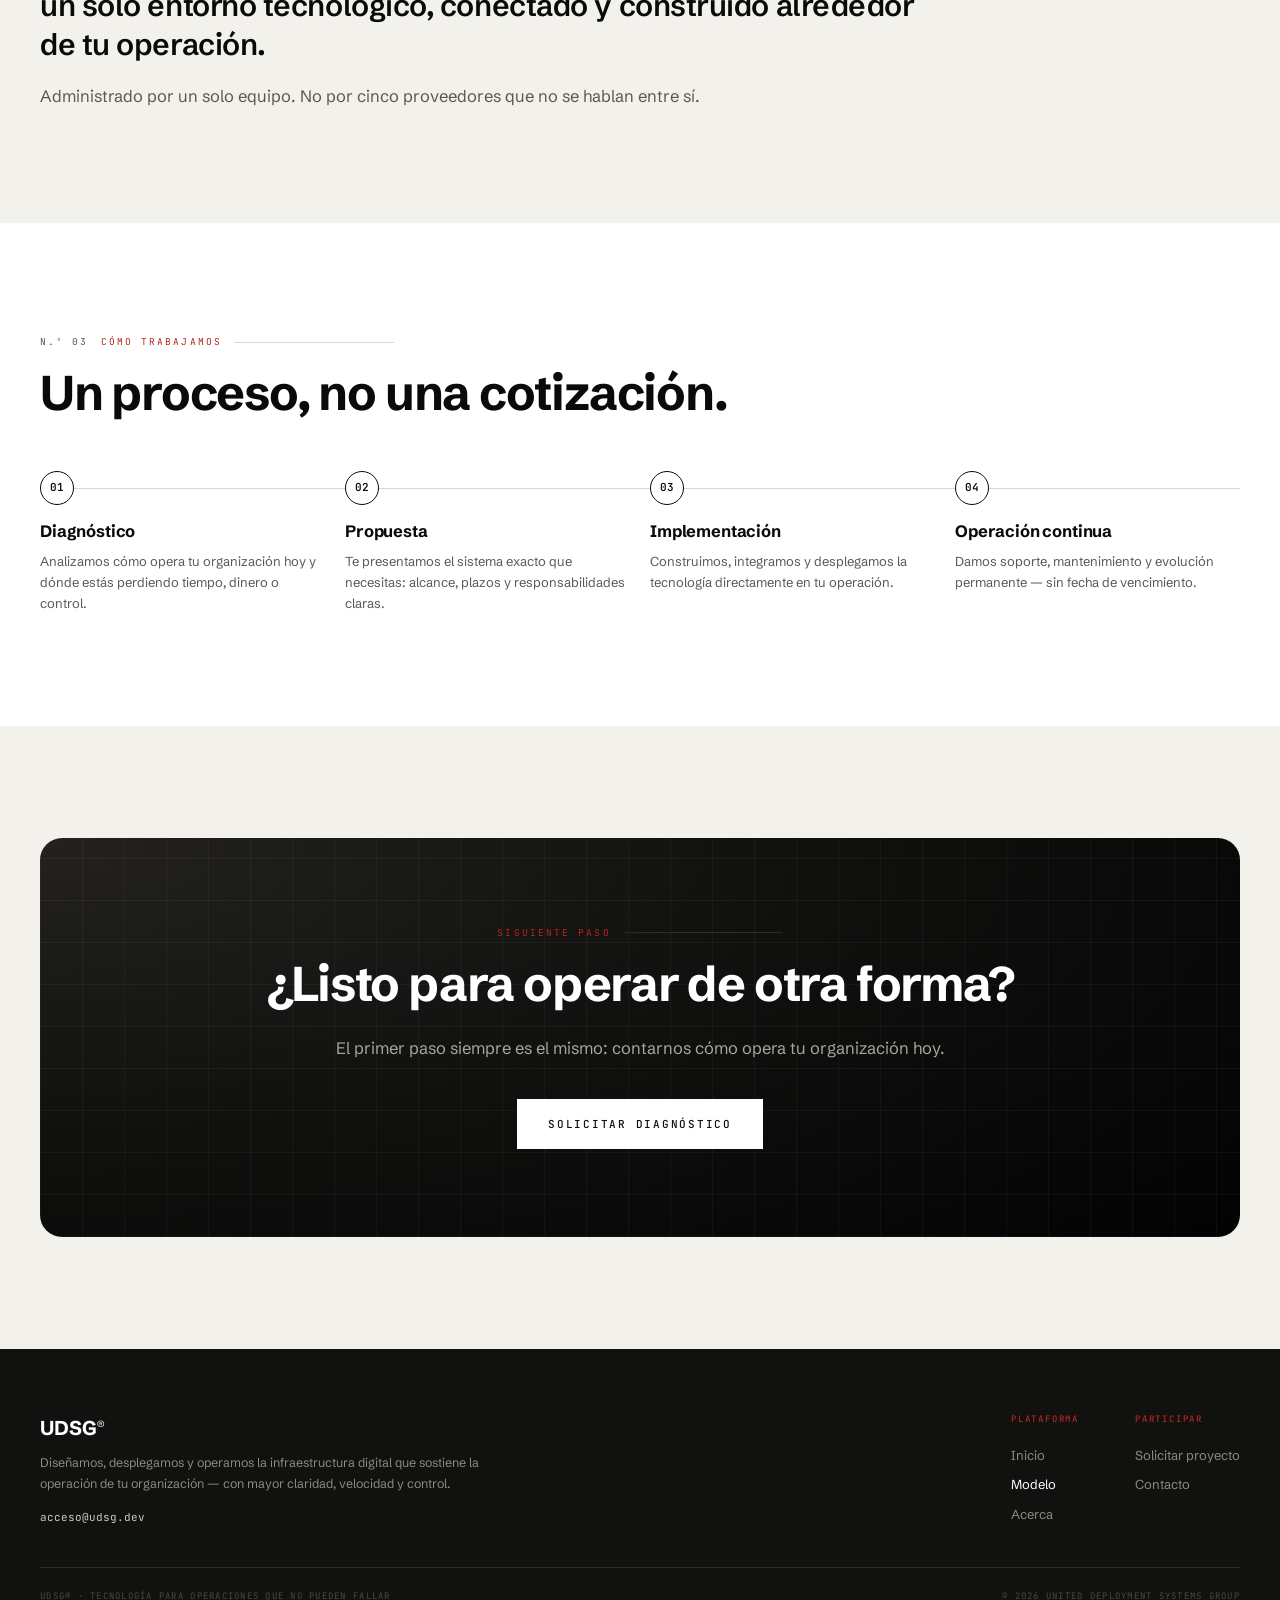
<file: modelo/index.html>
<!DOCTYPE html>
<html lang="es">
<head>
<meta charset="UTF-8">
<meta name="viewport" content="width=device-width, initial-scale=1.0">
<title>Modelo — UDSG®</title>
<meta name="description" content="UDSG funciona como una extensión tecnológica de sus clientes: un departamento tecnológico externo que construye y mantiene la infraestructura digital que necesitan para operar, crecer y responder a nuevos desafíos.">
<meta property="og:type" content="website">
<meta property="og:url" content="https://udsg.dev/modelo/">
<meta property="og:site_name" content="UDSG">
<meta property="og:title" content="Modelo — UDSG®">
<meta property="og:description" content="Un departamento tecnológico externo, no un proveedor puntual.">
<link rel="icon" href="/favicon-32.png" sizes="32x32" type="image/png">
<link rel="apple-touch-icon" href="/favicon-180.png">
<link rel="preconnect" href="https://fonts.googleapis.com">
<link rel="preconnect" href="https://fonts.gstatic.com" crossorigin>
<link href="https://fonts.googleapis.com/css2?family=Schibsted+Grotesk:wght@400;500;600;700&family=JetBrains+Mono:wght@400;500;700&display=swap" rel="stylesheet">
<link rel="stylesheet" href="/style.css">
</head>
<body>

<header class="site-header">
  <a href="/" class="brand">UDSG<sup>®</sup></a>
  <a href="#" class="header-cta js-open-request">Solicitar</a>
</header>

<section class="hero" style="padding-bottom:56px">
  <div class="hero-grid" style="grid-template-columns:1fr;padding-bottom:0;max-width:900px">
    <div class="hero-copy frame">
      <div class="eyebrow"><span class="idx">Anexo A</span> Modelo de operación</div>
      <h1 style="max-width:none">Un departamento tecnológico <span class="hl">externo</span>.</h1>
      <p class="lede" style="max-width:640px">No contratas un proveedor distinto para cada problema. Construimos, mantenemos y hacemos crecer tu infraestructura digital completa — y respondemos cuando algo cambia.</p>
    </div>
  </div>
</section>

<section class="section paper">
  <div class="big-num">01</div>
  <div class="section-inner">
    <div class="section-eyebrow reveal"><span class="idx">N.º 01</span> Alcance</div>
    <h2 class="reveal">Esto puede incluir.</h2>
    <ul class="cap-list reveal">
      <li><span class="m">01</span> Desarrollo de software y plataformas a medida.</li>
      <li><span class="m">02</span> Sistemas internos de administración y control.</li>
      <li><span class="m">03</span> Automatización de procesos operativos.</li>
      <li><span class="m">04</span> Integración de datos, herramientas y proveedores.</li>
      <li><span class="m">05</span> Desarrollo y administración de sitios, portales y aplicaciones.</li>
      <li><span class="m">06</span> Gestión de hosting, dominios e infraestructura digital.</li>
      <li><span class="m">07</span> Monitoreo, respaldos, mantenimiento y seguridad.</li>
      <li><span class="m">08</span> Soporte técnico y acompañamiento permanente.</li>
      <li><span class="m">09</span> Nuevas capacidades tecnológicas, diseñadas conforme tu organización crece.</li>
    </ul>
  </div>
</section>

<section class="section dim">
  <div class="section-inner reveal">
    <div class="section-eyebrow"><span class="idx">N.º 02</span> Resultado</div>
    <p class="big">El resultado no es una colección de herramientas aisladas — es un solo entorno tecnológico, conectado y construido alrededor de tu operación.</p>
    <p class="lede" style="margin-top:18px">Administrado por un solo equipo. No por cinco proveedores que no se hablan entre sí.</p>
  </div>
</section>

<section class="section paper">
  <div class="section-inner">
    <div class="section-eyebrow reveal"><span class="idx">N.º 03</span> Cómo trabajamos</div>
    <h2 class="reveal">Un proceso, no una cotización.</h2>
    <div class="pipeline">
      <div class="pipeline-grid">
        <div class="pipeline-step reveal reveal-1">
          <div class="num">01</div>
          <h3>Diagnóstico</h3>
          <p>Analizamos cómo opera tu organización hoy y dónde estás perdiendo tiempo, dinero o control.</p>
        </div>
        <div class="pipeline-step reveal reveal-2">
          <div class="num">02</div>
          <h3>Propuesta</h3>
          <p>Te presentamos el sistema exacto que necesitas: alcance, plazos y responsabilidades claras.</p>
        </div>
        <div class="pipeline-step reveal reveal-3">
          <div class="num">03</div>
          <h3>Implementación</h3>
          <p>Construimos, integramos y desplegamos la tecnología directamente en tu operación.</p>
        </div>
        <div class="pipeline-step reveal reveal-3">
          <div class="num">04</div>
          <h3>Operación continua</h3>
          <p>Damos soporte, mantenimiento y evolución permanente — sin fecha de vencimiento.</p>
        </div>
      </div>
    </div>
  </div>
</section>

<section class="section dim">
  <div class="section-inner reveal">
    <div class="cta-panel">
      <div class="section-eyebrow">Siguiente paso</div>
      <h2>¿Listo para operar de otra forma?</h2>
      <p class="lede">El primer paso siempre es el mismo: contarnos cómo opera tu organización hoy.</p>
      <div class="hero-actions" style="justify-content:center;margin-top:36px">
        <a class="btn solid on-dark js-open-request" href="#">Solicitar diagnóstico</a>
      </div>
    </div>
  </div>
</section>

<footer class="site-footer">
  <div class="footer-inner">
    <div class="footer-id">
      <div class="brand">UDSG<sup>®</sup></div>
      <p>Diseñamos, desplegamos y operamos la infraestructura digital que sostiene la operación de tu organización — con mayor claridad, velocidad y control.</p>
      <p class="mail"><a href="mailto:acceso@udsg.dev">acceso@udsg.dev</a></p>
    </div>
    <div class="footer-links">
      <div>
        <h6>Plataforma</h6>
        <a href="/">Inicio</a>
        <a href="/modelo/">Modelo</a>
        <a href="/acerca/">Acerca</a>
      </div>
      <div>
        <h6>Participar</h6>
        <a href="#" class="js-open-request">Solicitar proyecto</a>
        <a href="mailto:acceso@udsg.dev">Contacto</a>
      </div>
    </div>
  </div>
  <div class="footer-bottom">
    <span>UDSG® · Tecnología para operaciones que no pueden fallar</span>
    <span>© 2026 United Deployment Systems Group</span>
  </div>
</footer>

<div class="req-overlay" id="reqOverlay"></div>
<aside class="req-drawer" id="reqDrawer" aria-hidden="true">
  <div class="req-drawer-head">
    <div>
      <div class="req-eyebrow">Formulario 14 · Inicio de proyecto</div>
      <h3>Cuéntanos cómo opera tu organización</h3>
    </div>
    <button class="req-close" id="reqClose" aria-label="Cerrar" type="button">✕</button>
  </div>
  <div class="req-drawer-body">
    <p class="req-lede">Con esa información diseñamos la primera propuesta de intervención tecnológica. Te contactaremos para agendar una conversación.</p>
    <div class="req-field"><label>Nombre / Organización <em>*</em></label><input type="text" id="fOrg" placeholder="—" autocomplete="name"></div>
    <div class="req-field"><label>Correo de contacto <em>*</em></label><input type="email" id="fMail" placeholder="—" autocomplete="email"></div>
    <div class="req-field"><label>Teléfono <em>*</em></label><input type="tel" id="fPhone" placeholder="—" autocomplete="tel"></div>
    <div class="req-field"><label>Tipo de necesidad</label>
      <select id="fTipo">
        <option>Plataforma o sistema interno</option>
        <option>Automatización de procesos</option>
        <option>Sitio, portal o aplicación</option>
        <option>Infraestructura y hosting</option>
        <option>Soporte y mantenimiento continuo</option>
        <option>No estoy seguro</option>
      </select>
    </div>
    <div class="req-field"><label>Urgencia</label>
      <select id="fUrg">
        <option>Sin fecha definida</option>
        <option>Este mes</option>
        <option>1–2 meses</option>
        <option>3+ meses</option>
      </select>
    </div>
    <div class="req-field">
      <label>Descripción de la necesidad <em>*</em> <span class="req-count" id="reqCount">0 / 400</span></label>
      <textarea id="fDesc" rows="5" maxlength="400" placeholder="Cómo opera tu organización hoy, qué necesita y qué te gustaría lograr."></textarea>
    </div>
    <button class="req-submit" id="reqSend" type="button">Enviar solicitud</button>
    <div class="req-msg" id="reqMsg"></div>
    <div class="req-note">Campos marcados con * obligatorios · Te contactaremos para agendar una conversación</div>
  </div>
  <div class="req-success" id="reqSuccess">
    <div class="req-success-circle"></div>
    <button class="req-success-close" id="reqSuccessClose" type="button" aria-label="Cerrar">✕</button>
    <div class="req-success-content">
      <div class="req-success-check">✓</div>
      <div class="req-success-msg">Gracias. La recibimos.</div>
      <div class="req-success-folio" id="reqSuccessFolio"></div>
      <div class="req-success-hint">Te contactaremos pronto para agendar la conversación. Cierra esta ventana cuando quieras.</div>
    </div>
  </div>
</aside>

<script src="/nav.js"></script>
<script src="/request-drawer.js"></script>
</body>
</html>
</file>
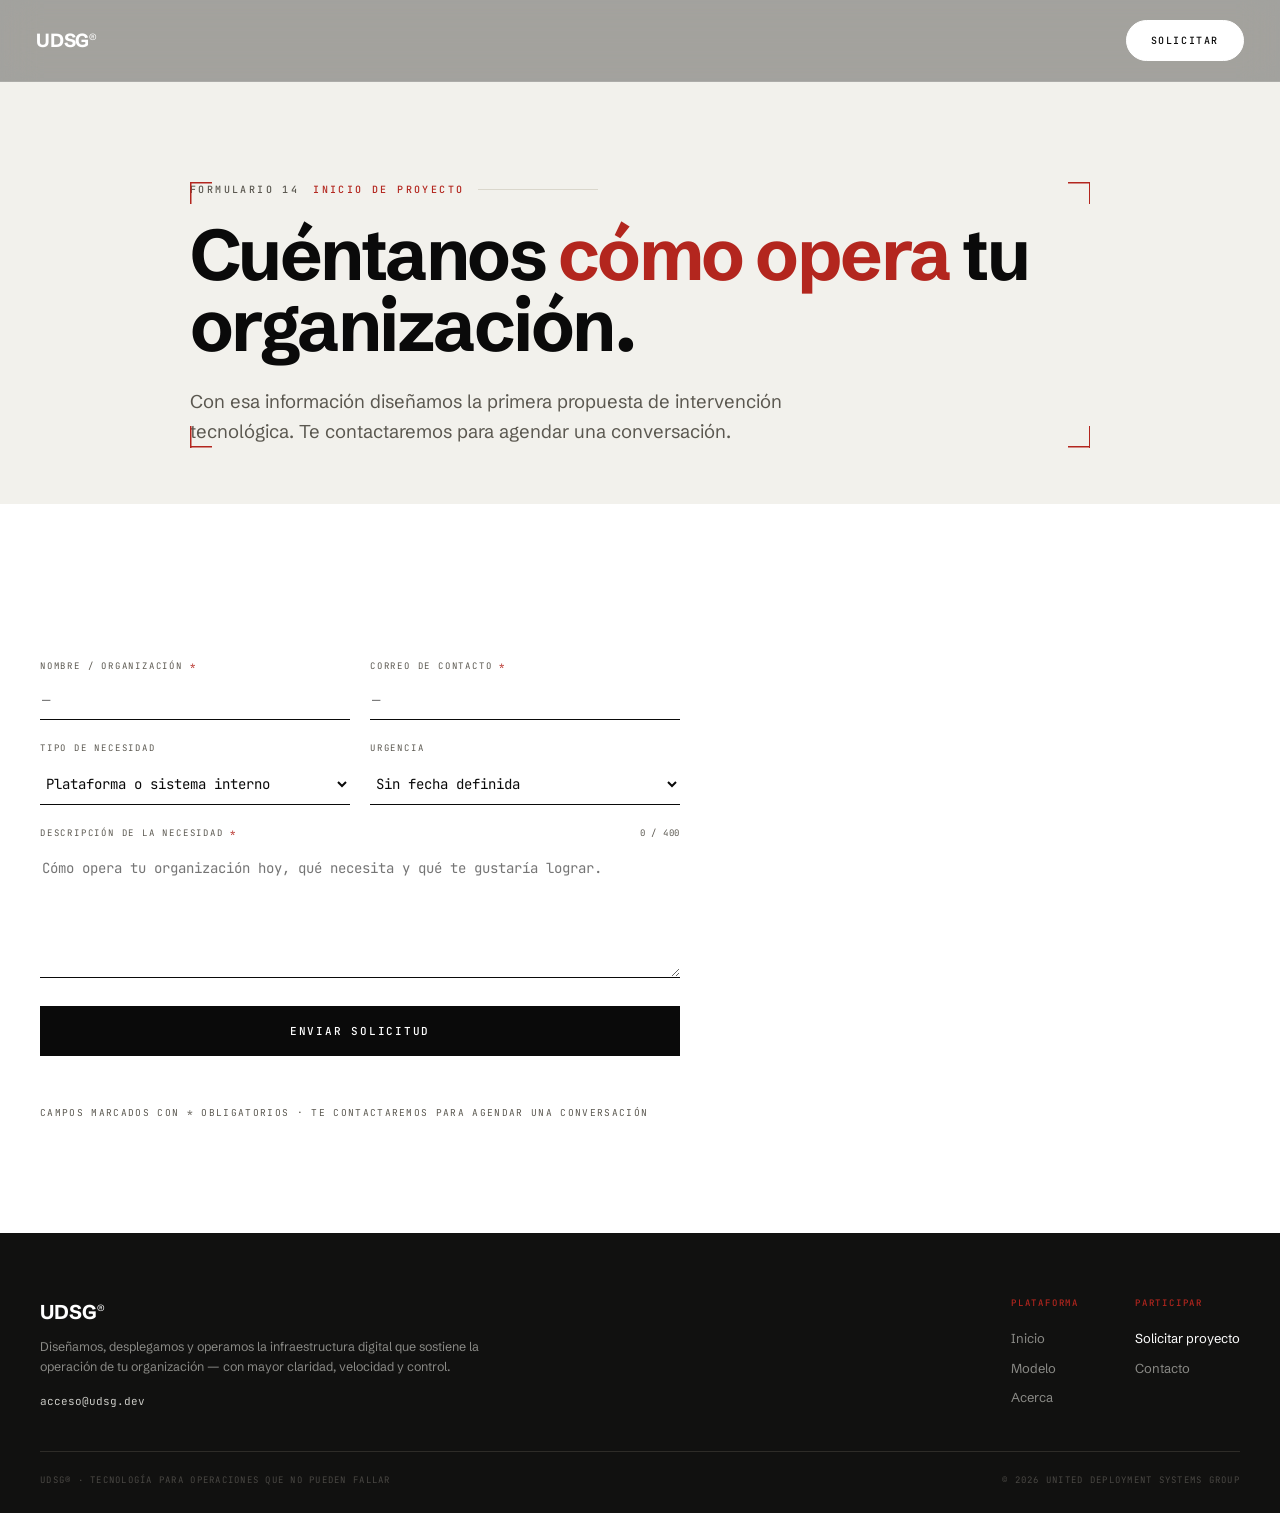
<file: solicitar/index.html>
<!DOCTYPE html>
<html lang="es">
<head>
<meta charset="UTF-8">
<meta name="viewport" content="width=device-width, initial-scale=1.0">
<title>Solicitar diagnóstico — UDSG®</title>
<meta name="description" content="Cuéntanos cómo opera tu organización hoy. Con esa información diseñamos la primera propuesta de intervención tecnológica.">
<meta property="og:type" content="website">
<meta property="og:url" content="https://udsg.dev/solicitar/">
<meta property="og:site_name" content="UDSG">
<meta property="og:title" content="Solicitar diagnóstico — UDSG®">
<meta property="og:description" content="Cuéntanos cómo opera tu organización hoy.">
<link rel="icon" href="/favicon-32.png" sizes="32x32" type="image/png">
<link rel="apple-touch-icon" href="/favicon-180.png">
<link rel="preconnect" href="https://fonts.googleapis.com">
<link rel="preconnect" href="https://fonts.gstatic.com" crossorigin>
<link href="https://fonts.googleapis.com/css2?family=Schibsted+Grotesk:wght@400;500;600;700&family=JetBrains+Mono:wght@400;500;700&display=swap" rel="stylesheet">
<link rel="stylesheet" href="/style.css">
</head>
<body>

<header class="site-header">
  <a href="/" class="brand">UDSG<sup>®</sup></a>
  <a href="/solicitar/" class="header-cta">Solicitar</a>
</header>

<section class="hero" style="padding-bottom:56px">
  <div class="hero-grid" style="grid-template-columns:1fr;padding-bottom:0;max-width:900px">
    <div class="hero-copy frame">
      <div class="eyebrow"><span class="idx">Formulario 14</span> Inicio de proyecto</div>
      <h1 style="max-width:none">Cuéntanos <span class="hl">cómo opera</span> tu organización.</h1>
      <p class="lede" style="max-width:640px">Con esa información diseñamos la primera propuesta de intervención tecnológica. Te contactaremos para agendar una conversación.</p>
    </div>
  </div>
</section>

<section class="section paper">
  <div class="section-inner">
    <div class="form-wrap">
      <div class="f2">
        <div class="field"><label>Nombre / Organización <em>*</em></label><input type="text" id="fOrg" placeholder="—" autocomplete="name"></div>
        <div class="field"><label>Correo de contacto <em>*</em></label><input type="email" id="fMail" placeholder="—" autocomplete="email"></div>
      </div>
      <div class="f2">
        <div class="field"><label>Tipo de necesidad</label>
          <select id="fTipo"><option>Plataforma o sistema interno</option><option>Automatización de procesos</option><option>Sitio, portal o aplicación</option><option>Infraestructura y hosting</option><option>Soporte y mantenimiento continuo</option><option>No estoy seguro</option></select>
        </div>
        <div class="field"><label>Urgencia</label>
          <select id="fUrg"><option>Sin fecha definida</option><option>Este mes</option><option>1–2 meses</option><option>3+ meses</option></select>
        </div>
      </div>
      <div class="field">
        <label>Descripción de la necesidad <em>*</em> <span class="count" id="count">0 / 400</span></label>
        <textarea id="fDesc" rows="5" maxlength="400" placeholder="Cómo opera tu organización hoy, qué necesita y qué te gustaría lograr."></textarea>
      </div>
      <button class="btn solid" id="send" style="cursor:pointer;width:100%">Enviar solicitud</button>
      <div class="form-msg" id="msg"></div>
      <div class="form-note">Campos marcados con * obligatorios · Te contactaremos para agendar una conversación</div>
    </div>
  </div>
</section>

<footer class="site-footer">
  <div class="footer-inner">
    <div class="footer-id">
      <div class="brand">UDSG<sup>®</sup></div>
      <p>Diseñamos, desplegamos y operamos la infraestructura digital que sostiene la operación de tu organización — con mayor claridad, velocidad y control.</p>
      <p class="mail"><a href="mailto:acceso@udsg.dev">acceso@udsg.dev</a></p>
    </div>
    <div class="footer-links">
      <div>
        <h6>Plataforma</h6>
        <a href="/">Inicio</a>
        <a href="/modelo/">Modelo</a>
        <a href="/acerca/">Acerca</a>
      </div>
      <div>
        <h6>Participar</h6>
        <a href="/solicitar/">Solicitar proyecto</a>
        <a href="mailto:acceso@udsg.dev">Contacto</a>
      </div>
    </div>
  </div>
  <div class="footer-bottom">
    <span>UDSG® · Tecnología para operaciones que no pueden fallar</span>
    <span>© 2026 United Deployment Systems Group</span>
  </div>
</footer>

<script src="/nav.js"></script>
<script>
const fDesc = document.getElementById('fDesc');
fDesc.addEventListener('input', () => {
  document.getElementById('count').textContent = fDesc.value.length + ' / 400';
});
function mark(el, bad) { el.closest('.field').classList.toggle('err', bad); }
document.getElementById('send').addEventListener('click', () => {
  const org = document.getElementById('fOrg'), mail = document.getElementById('fMail'), msg = document.getElementById('msg');
  const badOrg = !org.value.trim();
  const badMail = !/^[^\s@]+@[^\s@]+\.[^\s@]+$/.test(mail.value.trim());
  const badDesc = fDesc.value.trim().length < 20;
  mark(org, badOrg); mark(mail, badMail); mark(fDesc, badDesc);
  if (badOrg || badMail) { msg.style.color = 'var(--red)'; msg.textContent = '> Revisa los campos marcados.'; return; }
  if (badDesc) { msg.style.color = 'var(--red)'; msg.textContent = '> Describe tu necesidad con un poco más de detalle (mín. 20 caracteres).'; return; }
  const btn = document.getElementById('send');
  btn.disabled = true; btn.textContent = 'Transmitiendo...';
  const folio = 'UDSG-' + new Date().getFullYear() + '-' + String(Math.floor(1000 + Math.random() * 9000));
  const tipo = document.getElementById('fTipo').value;
  const urg = document.getElementById('fUrg').value;
  const subject = encodeURIComponent('Solicitud de proyecto — ' + org.value.trim() + ' (' + folio + ')');
  const bodyText = 'Folio: ' + folio + '\n' +
    'Organización / Nombre: ' + org.value.trim() + '\n' +
    'Correo de contacto: ' + mail.value.trim() + '\n' +
    'Tipo de necesidad: ' + tipo + '\n' +
    'Urgencia: ' + urg + '\n\n' +
    'Descripción de la necesidad:\n' + fDesc.value.trim();
  window.location.href = 'mailto:acceso@udsg.dev?subject=' + subject + '&body=' + encodeURIComponent(bodyText);
  setTimeout(() => {
    msg.style.color = 'var(--green)';
    msg.textContent = '> Solicitud registrada con folio ' + folio + '. Te contactaremos pronto.';
    btn.textContent = 'Solicitud enviada';
  }, 900);
});
</script>
</body>
</html>
</file>
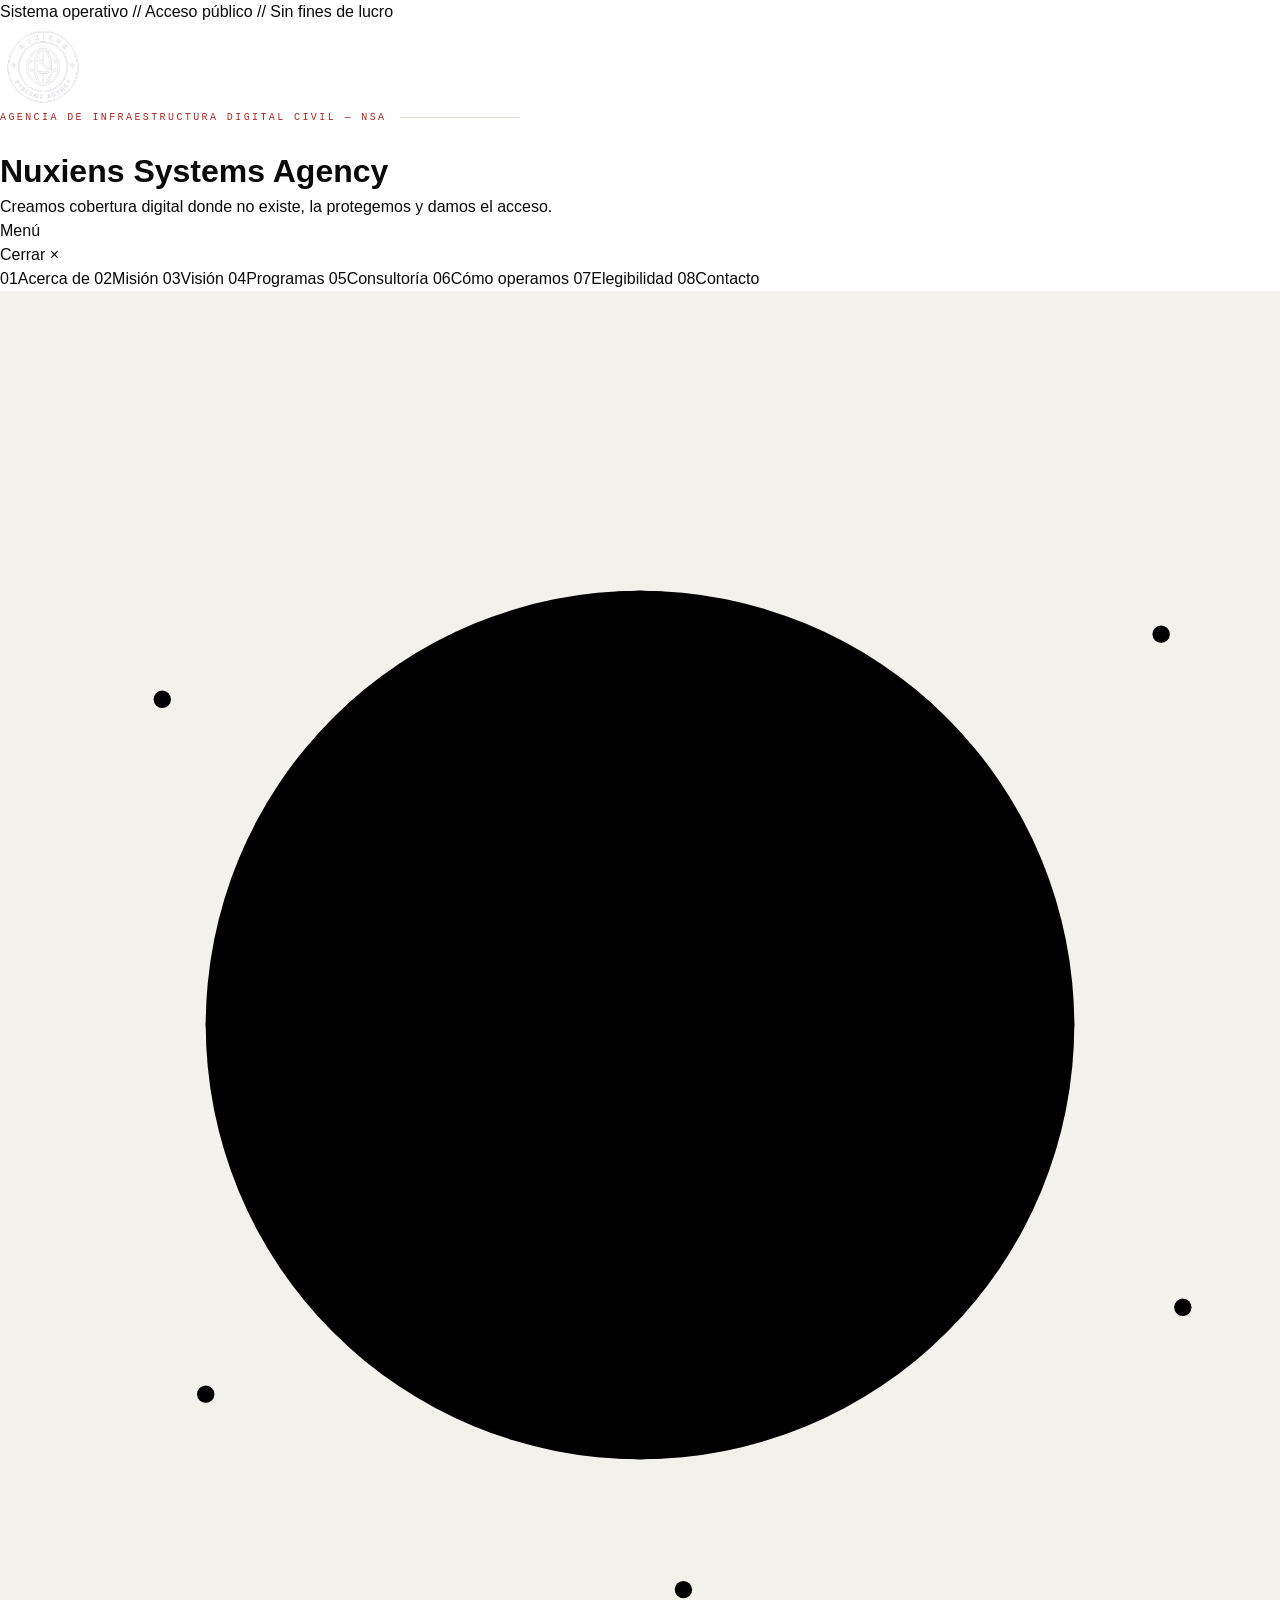
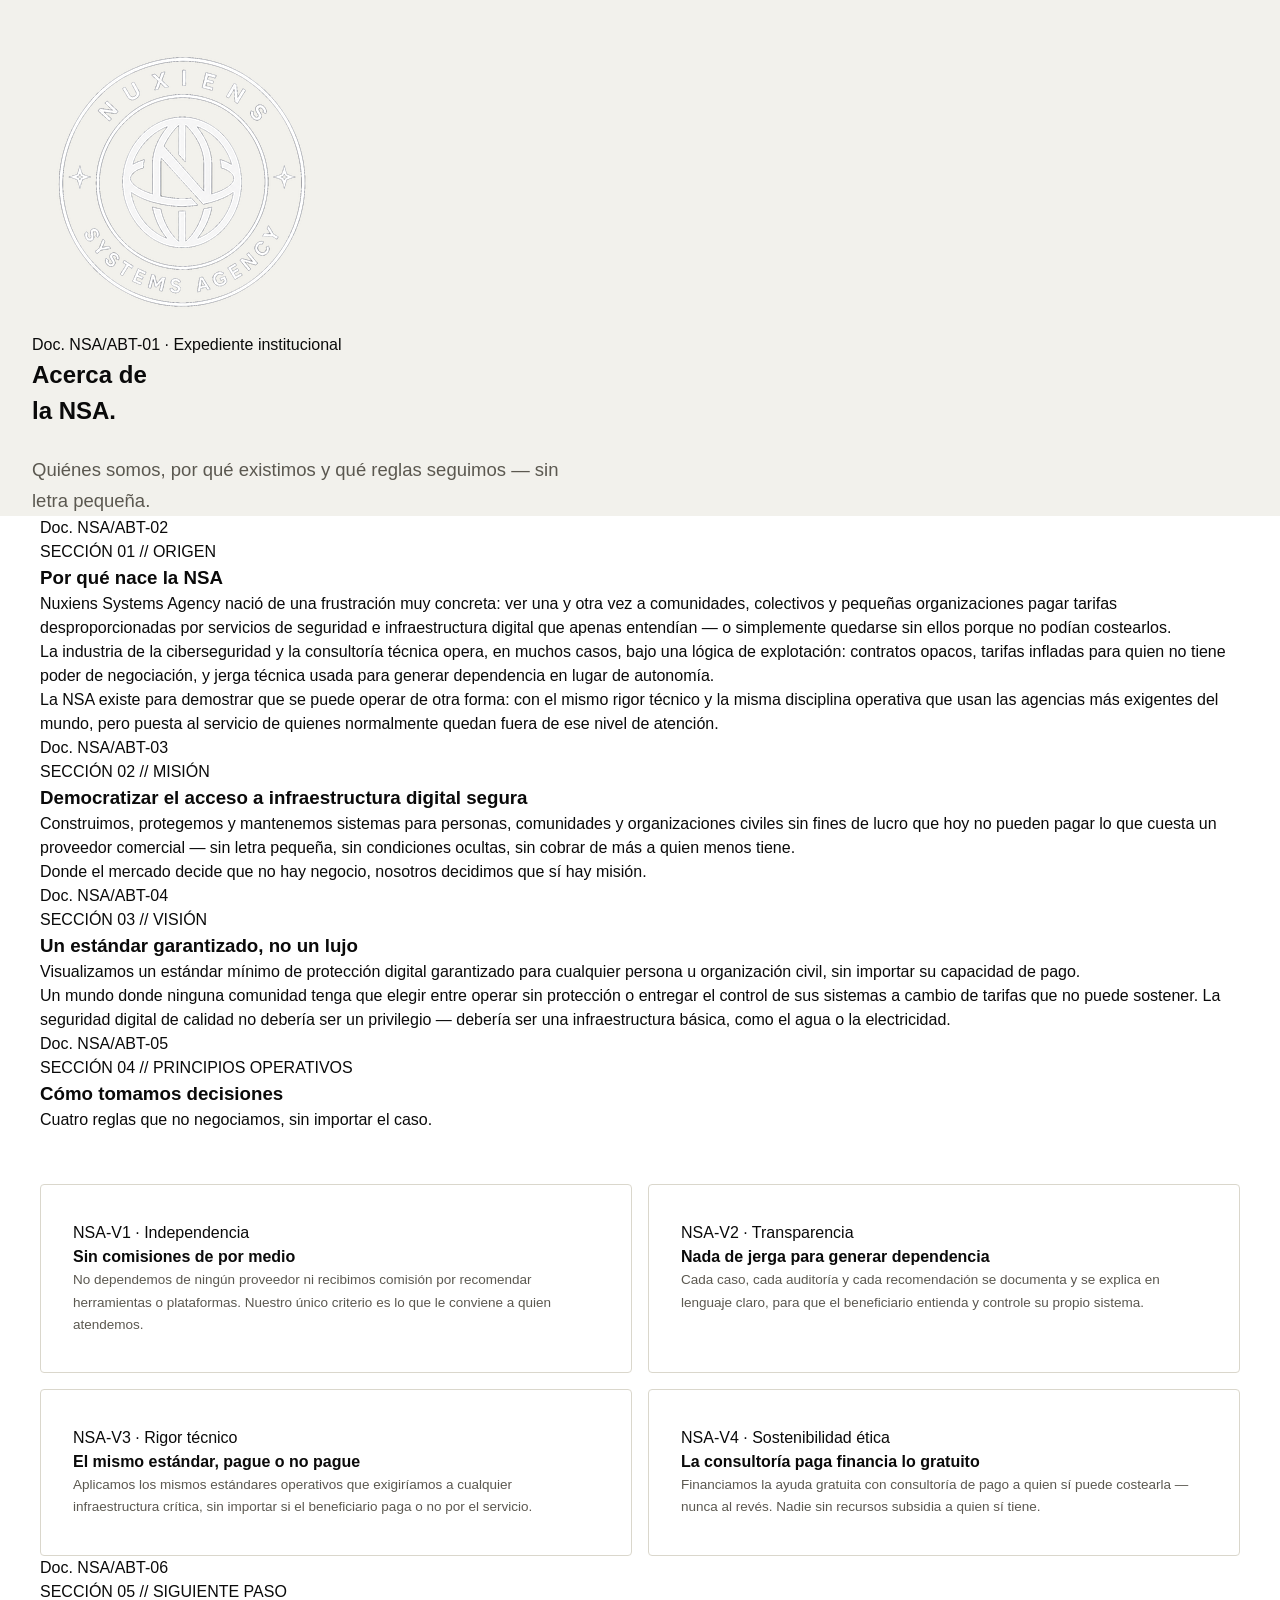
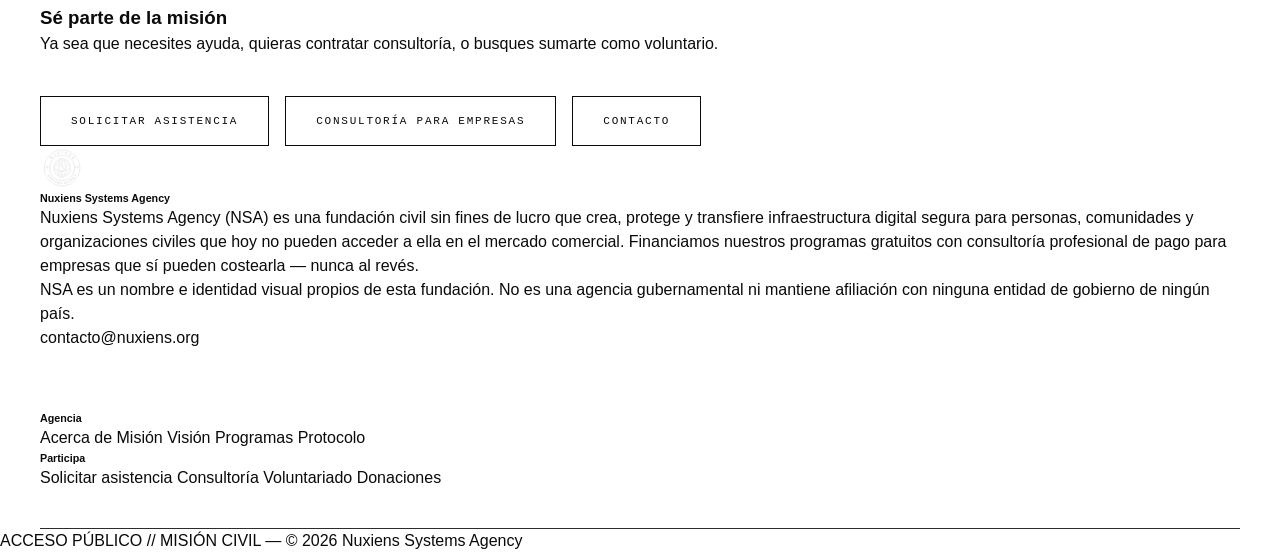
<file: acerca.html>
<!DOCTYPE html>
<html lang="es">
<head>
<meta charset="UTF-8">
<meta name="viewport" content="width=device-width, initial-scale=1.0">
<title>Acerca de — Nuxiens Systems Agency</title>
<link rel="icon" type="image/png" sizes="32x32" href="favicon-32.png">
<link rel="apple-touch-icon" sizes="180x180" href="favicon-180.png">
<meta http-equiv="Content-Security-Policy" content="default-src 'none'; style-src 'self' https://fonts.googleapis.com; font-src https://fonts.gstatic.com; img-src 'self'; connect-src 'none'; script-src 'none'; object-src 'none'; base-uri 'none'; form-action 'none'; upgrade-insecure-requests">
<meta name="referrer" content="strict-origin-when-cross-origin">
<link rel="preconnect" href="https://fonts.googleapis.com">
<link rel="preconnect" href="https://fonts.gstatic.com" crossorigin>
<link href="https://fonts.googleapis.com/css2?family=Saira+Condensed:wght@500;600;700&family=Public+Sans:wght@400;500;600;700&family=IBM+Plex+Mono:wght@400;500&display=swap" rel="stylesheet">
<link rel="stylesheet" href="style.css">
</head>
<body>

<!-- Barra de estado del sistema -->
<div class="status-bar"><span class="status-dot" aria-hidden="true"></span>Sistema operativo // Acceso público // Sin fines de lucro</div>

<header>
  <div class="header-inner">
    <!-- Sello oficial NSA -->
    <img class="seal" src="nsa-seal.png" width="86" height="86" alt="Sello de Nuxiens Systems Agency">
    <div class="agency-id">
      <div class="eyebrow">Agencia de infraestructura digital civil — NSA</div>
      <h1>Nuxiens Systems Agency</h1>
      <div class="sub">Creamos cobertura digital donde no existe, la protegemos y damos el acceso.</div>
    </div>
    <a href="#menu-open" class="menu-btn">
      <span class="menu-icon"><span></span><span></span><span></span></span>
      <span class="menu-btn-text">Menú</span>
    </a>
  </div>
</header>

<!-- Panel de navegación a pantalla completa (se abre/cierra vía :target, sin JS) -->
<nav id="menu-open" class="menu-overlay" aria-label="Navegación principal">
  <a href="index.html#mision" class="menu-close">Cerrar ×</a>
  <div class="menu-overlay-inner">
    <a href="acerca.html" class="menu-link" aria-current="page"><span class="menu-num">01</span>Acerca de</a>
    <a href="index.html#mision" class="menu-link"><span class="menu-num">02</span>Misión</a>
    <a href="index.html#vision" class="menu-link"><span class="menu-num">03</span>Visión</a>
    <a href="index.html#programas" class="menu-link"><span class="menu-num">04</span>Programas</a>
    <a href="index.html#consultoria" class="menu-link"><span class="menu-num">05</span>Consultoría</a>
    <a href="index.html#operacion" class="menu-link"><span class="menu-num">06</span>Cómo operamos</a>
    <a href="index.html#elegibilidad" class="menu-link"><span class="menu-num">07</span>Elegibilidad</a>
    <a href="index.html#contacto" class="menu-link"><span class="menu-num">08</span>Contacto</a>
  </div>
</nav>

<!-- HERO -->
<section class="hero" id="acerca">
  <div class="hero-network-wrap" aria-hidden="true">
    <svg class="hero-network" viewBox="0 0 560 560">
      <g class="hn-grid">
        <circle cx="280" cy="280" r="200"/>
        <ellipse cx="280" cy="280" rx="200" ry="70"/>
        <ellipse cx="280" cy="280" rx="90" ry="200"/>
        <ellipse cx="280" cy="280" rx="150" ry="200"/>
        <line x1="80" y1="280" x2="480" y2="280"/>
      </g>
      <g class="hn-links">
        <line x1="280" y1="280" x2="60" y2="130"/>
        <line x1="280" y1="280" x2="520" y2="100"/>
        <line x1="280" y1="280" x2="530" y2="410"/>
        <line x1="280" y1="280" x2="80" y2="450"/>
        <line x1="280" y1="280" x2="300" y2="540"/>
      </g>
      <g class="hn-nodes">
        <circle cx="60" cy="130" r="4"/>
        <circle cx="520" cy="100" r="4"/>
        <circle cx="530" cy="410" r="4"/>
        <circle cx="80" cy="450" r="4"/>
        <circle cx="300" cy="540" r="4"/>
      </g>
    </svg>
    <img class="hero-hub-seal" src="nsa-seal.png" alt="">
  </div>
  <div class="hero-inner">
    <span class="directive">Doc. NSA/ABT-01 · Expediente institucional</span>
    <h2>Acerca de<br>la <span class="hl">NSA</span>.</h2>
    <p class="lede">
      Quiénes somos, por qué existimos y qué reglas seguimos — sin letra pequeña.
    </p>
  </div>
</section>

<!-- ORIGEN -->
<section id="origen">
  <div class="section-inner">
    <div class="file-ref">Doc. NSA/ABT-02</div>
    <div class="section-head">
      <div class="code">SECCIÓN 01 // ORIGEN</div>
      <h3>Por qué nace la NSA</h3>
    </div>
    <div class="prose">
      <p>Nuxiens Systems Agency nació de una frustración muy concreta: ver una y otra vez a comunidades, colectivos y pequeñas organizaciones pagar tarifas desproporcionadas por servicios de seguridad e infraestructura digital que apenas entendían — o simplemente quedarse sin ellos porque no podían costearlos.</p>
      <p>La industria de la ciberseguridad y la consultoría técnica opera, en muchos casos, bajo una lógica de explotación: contratos opacos, tarifas infladas para quien no tiene poder de negociación, y jerga técnica usada para generar dependencia en lugar de autonomía.</p>
      <p>La NSA existe para demostrar que se puede operar de otra forma: con el mismo rigor técnico y la misma disciplina operativa que usan las agencias más exigentes del mundo, pero puesta al servicio de quienes normalmente quedan fuera de ese nivel de atención.</p>
    </div>
  </div>
</section>

<!-- MISIÓN -->
<section class="ops" id="mision-detalle">
  <div class="section-inner">
    <div class="file-ref">Doc. NSA/ABT-03</div>
    <div class="section-head">
      <div class="code">SECCIÓN 02 // MISIÓN</div>
      <h3>Democratizar el acceso a infraestructura digital segura</h3>
    </div>
    <div class="prose">
      <p>Construimos, protegemos y mantenemos sistemas para personas, comunidades y organizaciones civiles sin fines de lucro que hoy no pueden pagar lo que cuesta un proveedor comercial — sin letra pequeña, sin condiciones ocultas, sin cobrar de más a quien menos tiene.</p>
      <p>Donde el mercado decide que no hay negocio, nosotros decidimos que sí hay misión.</p>
    </div>
  </div>
</section>

<!-- VISIÓN -->
<section id="vision-detalle">
  <div class="section-inner">
    <div class="file-ref">Doc. NSA/ABT-04</div>
    <div class="section-head">
      <div class="code">SECCIÓN 03 // VISIÓN</div>
      <h3>Un estándar garantizado, no un lujo</h3>
    </div>
    <div class="prose">
      <p>Visualizamos un estándar mínimo de protección digital garantizado para cualquier persona u organización civil, sin importar su capacidad de pago.</p>
      <p>Un mundo donde ninguna comunidad tenga que elegir entre operar sin protección o entregar el control de sus sistemas a cambio de tarifas que no puede sostener. La seguridad digital de calidad no debería ser un privilegio — debería ser una infraestructura básica, como el agua o la electricidad.</p>
    </div>
  </div>
</section>

<!-- VALORES -->
<section id="valores">
  <div class="section-inner">
    <div class="file-ref">Doc. NSA/ABT-05</div>
    <div class="section-head">
      <div class="code">SECCIÓN 04 // PRINCIPIOS OPERATIVOS</div>
      <h3>Cómo tomamos decisiones</h3>
      <p>Cuatro reglas que no negociamos, sin importar el caso.</p>
    </div>
    <div class="grid-2">
      <article class="card">
        <div class="prog-code">NSA-V1 · Independencia</div>
        <h4>Sin comisiones de por medio</h4>
        <p>No dependemos de ningún proveedor ni recibimos comisión por recomendar herramientas o plataformas. Nuestro único criterio es lo que le conviene a quien atendemos.</p>
      </article>
      <article class="card">
        <div class="prog-code">NSA-V2 · Transparencia</div>
        <h4>Nada de jerga para generar dependencia</h4>
        <p>Cada caso, cada auditoría y cada recomendación se documenta y se explica en lenguaje claro, para que el beneficiario entienda y controle su propio sistema.</p>
      </article>
      <article class="card">
        <div class="prog-code">NSA-V3 · Rigor técnico</div>
        <h4>El mismo estándar, pague o no pague</h4>
        <p>Aplicamos los mismos estándares operativos que exigiríamos a cualquier infraestructura crítica, sin importar si el beneficiario paga o no por el servicio.</p>
      </article>
      <article class="card">
        <div class="prog-code">NSA-V4 · Sostenibilidad ética</div>
        <h4>La consultoría paga financia lo gratuito</h4>
        <p>Financiamos la ayuda gratuita con consultoría de pago a quien sí puede costearla — nunca al revés. Nadie sin recursos subsidia a quien sí tiene.</p>
      </article>
    </div>
  </div>
</section>

<!-- PARTICIPA -->
<section class="ops" id="participa">
  <div class="section-inner">
    <div class="file-ref">Doc. NSA/ABT-06</div>
    <div class="section-head">
      <div class="code">SECCIÓN 05 // SIGUIENTE PASO</div>
      <h3>Sé parte de la misión</h3>
      <p>Ya sea que necesites ayuda, quieras contratar consultoría, o busques sumarte como voluntario.</p>
    </div>
    <div class="hero-actions">
      <a class="btn btn-primary" href="index.html#elegibilidad">Solicitar asistencia</a>
      <a class="btn btn-ghost" href="index.html#consultoria">Consultoría para empresas</a>
      <a class="btn btn-ghost" href="index.html#contacto">Contacto</a>
    </div>
  </div>
</section>

<footer>
  <div class="footer-inner">
    <div class="f-id">
      <img src="nsa-seal.png" alt="" width="44" height="44">
      <h6>Nuxiens Systems Agency</h6>
      <p>Nuxiens Systems Agency (NSA) es una fundación civil sin fines de lucro que crea, protege y transfiere infraestructura digital segura para personas, comunidades y organizaciones civiles que hoy no pueden acceder a ella en el mercado comercial. Financiamos nuestros programas gratuitos con consultoría profesional de pago para empresas que sí pueden costearla — nunca al revés.</p>
      <p class="f-disclaimer">NSA es un nombre e identidad visual propios de esta fundación. No es una agencia gubernamental ni mantiene afiliación con ninguna entidad de gobierno de ningún país.</p>
      <p class="f-contact"><a href="mailto:contacto@nuxiens.org">contacto@nuxiens.org</a></p>
    </div>
    <div class="f-links">
      <div>
        <h6>Agencia</h6>
        <a href="acerca.html">Acerca de</a>
        <a href="index.html#mision">Misión</a>
        <a href="index.html#vision">Visión</a>
        <a href="index.html#programas">Programas</a>
        <a href="index.html#operacion">Protocolo</a>
      </div>
      <div>
        <h6>Participa</h6>
        <a href="index.html#elegibilidad">Solicitar asistencia</a>
        <a href="index.html#consultoria">Consultoría</a>
        <a href="index.html#contacto">Voluntariado</a>
        <a href="index.html#contacto">Donaciones</a>
      </div>
    </div>
  </div>
  <div class="f-bottom">ACCESO PÚBLICO // MISIÓN CIVIL — © 2026 Nuxiens Systems Agency</div>
</footer>

</body>
</html>
</file>
<file: style.css>
:root{
  --ink:#0A0A0A;
  --ink-lo:#5B5850;
  --paper:#FFFFFF;
  --paper-dim:#F2F1EC;
  --paper-2:#E8E6DD;
  --rule:#DAD7CC;
  --dark:#111110;
  --dark-2:#1B1A18;
  --dark-line:#2E2C28;
  --red:#B3261E;
  --red-tint:#FBEAE9;
  --green:#2E6B45;
  --mono:'JetBrains Mono',monospace;
  --sans:'Schibsted Grotesk',sans-serif;
}
*{margin:0;padding:0;box-sizing:border-box}
html{scroll-behavior:smooth}
body{font-family:var(--sans);color:var(--ink);background:var(--paper);-webkit-font-smoothing:antialiased;line-height:1.5}
a{color:inherit;text-decoration:none}
button{font:inherit;cursor:pointer}
img,svg{max-width:100%;display:block}
::selection{background:var(--ink);color:var(--paper)}
:focus-visible{outline:2px solid var(--red);outline-offset:2px}

/* ============ HEADER (chip cristalino, flotante sobre el contenido) ============ */
:root{--header-h:82px}
body{padding-top:0}
.site-header{position:fixed;top:0;left:0;right:0;z-index:100;height:var(--header-h);background:rgba(10,10,9,.34);backdrop-filter:blur(18px) saturate(1.5);-webkit-backdrop-filter:blur(18px) saturate(1.5);border-bottom:1px solid rgba(255,255,255,.10);display:flex;align-items:center;justify-content:space-between;padding:0 36px}
.site-header .brand{font-weight:700;font-size:19px;color:#fff;letter-spacing:-.01em}
.site-header .brand sup{font-size:9px;font-weight:400}
.header-cta{font-family:var(--mono);font-size:10px;font-weight:500;letter-spacing:.16em;text-transform:uppercase;padding:12px 24px;background:#fff;color:var(--ink);border:1.5px solid #fff;transition:.15s;border-radius:999px}
.header-cta:hover{background:transparent;color:#fff}
@media(max-width:640px){.site-header{padding:0 20px;height:64px}.header-cta{padding:9px 16px;font-size:9px}}

/* ============ MARCO TÉCNICO (esquinas tipo mira) ============ */
.frame{position:relative}
.frame::before{
  content:"";position:absolute;inset:0;pointer-events:none;z-index:2;
  background:
    linear-gradient(var(--red),var(--red)) top left/22px 1.5px no-repeat,
    linear-gradient(var(--red),var(--red)) top left/1.5px 22px no-repeat,
    linear-gradient(var(--red),var(--red)) top right/22px 1.5px no-repeat,
    linear-gradient(var(--red),var(--red)) top right/1.5px 22px no-repeat,
    linear-gradient(var(--red),var(--red)) bottom left/22px 1.5px no-repeat,
    linear-gradient(var(--red),var(--red)) bottom left/1.5px 22px no-repeat,
    linear-gradient(var(--red),var(--red)) bottom right/22px 1.5px no-repeat,
    linear-gradient(var(--red),var(--red)) bottom right/1.5px 22px no-repeat;
}

/* ============ REVELADO AL HACER SCROLL ============ */
.reveal{transition:opacity .7s cubic-bezier(.16,1,.3,1),transform .7s cubic-bezier(.16,1,.3,1)}
html.js-reveal .reveal{opacity:0;transform:translateY(22px)}
html.js-reveal .reveal.in{opacity:1;transform:none}
.reveal-1{transition-delay:.08s}
.reveal-2{transition-delay:.16s}
.reveal-3{transition-delay:.24s}
@media (prefers-reduced-motion:reduce){html.js-reveal .reveal{opacity:1;transform:none;transition:none}}

/* ============ NUMERAL GIGANTE DECORATIVO ============ */
.big-num{position:absolute;top:-.06em;right:0;font-family:var(--sans);font-weight:700;font-size:clamp(120px,15vw,240px);color:var(--ink);opacity:.045;line-height:1;pointer-events:none;user-select:none;z-index:0}
@media(max-width:760px){.big-num{display:none}}

/* ============ HERO ============ */
.hero{background:var(--paper-dim);padding:calc(var(--header-h) + 44px) 32px 0;overflow:hidden}
.hero-grid{max-width:1280px;margin:0 auto;display:grid;grid-template-columns:1.15fr 1fr;gap:64px;align-items:center;padding:56px 0 80px}
.hero-copy{position:relative;z-index:1}
.eyebrow{font-family:var(--mono);font-size:10px;letter-spacing:.24em;text-transform:uppercase;color:var(--red);font-weight:500;margin-bottom:22px;display:flex;align-items:center;gap:14px}
.eyebrow .idx{color:var(--ink-lo)}
.eyebrow::after{content:"";flex:1;height:1px;background:var(--rule);max-width:120px}
.hero h1{font-size:clamp(38px,5.6vw,78px);font-weight:700;line-height:.99;letter-spacing:-.035em;color:var(--ink);max-width:760px}
.hero h1 .hl{color:var(--red)}
.hero .lede{font-size:clamp(15px,1.5vw,18.5px);color:var(--ink-lo);max-width:560px;margin-top:26px;line-height:1.65}
.hero-actions{display:flex;gap:16px;flex-wrap:wrap;margin-top:40px}
.btn{font-family:var(--mono);font-size:11px;font-weight:500;letter-spacing:.16em;text-transform:uppercase;padding:16px 30px;border:1.5px solid var(--ink);color:var(--ink);transition:.15s;display:inline-block;background:none}
.btn.solid{background:var(--ink);color:#fff}
.btn.solid:hover{background:transparent;color:var(--ink)}
.btn:not(.solid):hover{background:var(--ink);color:#fff}
.btn.on-dark{border-color:#fff;color:#fff}
.btn.on-dark.solid{background:#fff;color:var(--dark)}
.btn.on-dark.solid:hover{background:transparent;color:#fff}
.btn.on-dark:not(.solid):hover{background:#fff;color:var(--dark)}

/* ============ HERO DE PORTADA: video a todo el ancho, en carrusel ============ */
.hero-full{position:relative;min-height:100vh;min-height:100svh;display:flex;align-items:center;justify-content:center;overflow:hidden;padding:0;background:var(--dark)}
.hero-mosaic{position:absolute;inset:0}
.hero-mosaic .deck-video{position:absolute;inset:0;width:100%;height:100%;object-fit:cover;display:block;opacity:0;transform:scale(1.04);transition:opacity 1.6s ease,transform 7s linear;filter:contrast(1.15) saturate(.78) brightness(.87)}
.hero-mosaic .deck-video.is-active{opacity:1;transform:scale(1)}
.hero-scrim{position:absolute;inset:0;z-index:1;background:linear-gradient(180deg,rgba(5,8,12,.62) 0%,rgba(6,9,10,.3) 38%,rgba(5,7,9,.52) 72%,rgba(4,6,8,.88) 100%)}

/* ============ HUD: marco técnico y lecturas en vivo sobre el hero ============ */
.hud-frame{position:absolute;top:calc(var(--header-h) + 26px);left:26px;right:26px;bottom:26px;z-index:2;pointer-events:none}
.hud-frame::before{
  content:"";position:absolute;inset:0;
  background:
    linear-gradient(rgba(255,255,255,.4),rgba(255,255,255,.4)) top left/26px 1.5px no-repeat,
    linear-gradient(rgba(255,255,255,.4),rgba(255,255,255,.4)) top left/1.5px 26px no-repeat,
    linear-gradient(rgba(255,255,255,.4),rgba(255,255,255,.4)) top right/26px 1.5px no-repeat,
    linear-gradient(rgba(255,255,255,.4),rgba(255,255,255,.4)) top right/1.5px 26px no-repeat,
    linear-gradient(rgba(255,255,255,.4),rgba(255,255,255,.4)) bottom left/26px 1.5px no-repeat,
    linear-gradient(rgba(255,255,255,.4),rgba(255,255,255,.4)) bottom left/1.5px 26px no-repeat,
    linear-gradient(rgba(255,255,255,.4),rgba(255,255,255,.4)) bottom right/26px 1.5px no-repeat,
    linear-gradient(rgba(255,255,255,.4),rgba(255,255,255,.4)) bottom right/1.5px 26px no-repeat;
}
.hud-tag{position:absolute;font-family:var(--mono);font-size:9.5px;letter-spacing:.18em;text-transform:uppercase;color:rgba(255,255,255,.62);display:flex;align-items:center;gap:8px;white-space:nowrap}
.hud-tag .dot{width:5px;height:5px;border-radius:50%;background:#5FBF7A;flex:none;box-shadow:0 0 6px #5FBF7A;animation:hud-pulse 1.8s ease-in-out infinite}
@keyframes hud-pulse{0%,100%{opacity:1}50%{opacity:.3}}
.hud-tl{top:14px;left:14px}
.hud-tr{top:14px;right:14px}
.hud-bl{bottom:14px;left:14px}
.hud-br{bottom:14px;right:14px}
@media(max-width:640px){
  .hud-frame{top:calc(var(--header-h) + 14px);left:14px;right:14px;bottom:14px}
  .hud-tr,.hud-tl{font-size:8.5px}
  .hud-tl{max-width:52vw}
}
.hero-overlay{position:relative;z-index:2;max-width:920px;margin:0 auto;padding:calc(var(--header-h) + 40px) 32px 64px;text-align:center;color:#fff}
.hero-overlay .eyebrow{justify-content:center;color:#fff}
.hero-overlay .eyebrow .idx{color:rgba(255,255,255,.6)}
.hero-overlay .eyebrow::after{background:rgba(255,255,255,.25)}
.hero-overlay h1{max-width:none;color:#fff}
.hero-overlay .lede{max-width:640px;margin-left:auto;margin-right:auto;color:rgba(255,255,255,.82)}
.hero-overlay .hero-actions{justify-content:center}
.hero-dots{position:absolute;z-index:2;bottom:28px;left:50%;transform:translateX(-50%);display:flex;gap:8px}
.hero-dots span{width:22px;height:3px;background:rgba(255,255,255,.3);transition:background .3s}
.hero-dots span.is-active{background:#fff}
@media(max-width:640px){.hero-dots{bottom:18px}}

/* ============ MANIFIESTO (declaración de peso tras el hero) ============ */
.manifesto{font-size:clamp(23px,3.3vw,42px);font-weight:700;letter-spacing:-.02em;line-height:1.2;max-width:960px;margin:0 auto;color:var(--ink);text-align:center}
.manifesto .hl{color:var(--red)}

/* ============ PIPELINE: proceso en pasos conectados ============ */
.pipeline{margin-top:52px;position:relative}
.pipeline-grid{display:grid;grid-template-columns:repeat(4,1fr);gap:20px;position:relative}
.pipeline-grid::before{content:"";position:absolute;top:17px;left:0;right:0;height:1px;background:var(--rule)}
.pipeline-step{position:relative;padding-top:48px}
.pipeline-step .num{position:absolute;top:0;left:0;width:34px;height:34px;border-radius:50%;background:var(--paper);border:1.5px solid var(--ink);display:flex;align-items:center;justify-content:center;font-family:var(--mono);font-size:11px;font-weight:600;color:var(--ink);z-index:1}
.pipeline-step h3{font-size:16.5px;font-weight:700;margin-bottom:8px;letter-spacing:-.01em}
.pipeline-step p{font-size:13px;line-height:1.6;color:var(--ink-lo)}
@media(max-width:760px){
  .pipeline-grid{grid-template-columns:1fr;gap:32px}
  .pipeline-grid::before{display:none}
}

/* ============ SECCIONES ============ */
.section{padding:112px 32px;position:relative;overflow:hidden}
.section-inner{max-width:1200px;margin:0 auto;position:relative;z-index:1}
.section.paper{background:var(--paper)}
.section.dim{background:var(--paper-dim)}
.section.deep{background:var(--paper-2)}
.section-eyebrow{font-family:var(--mono);font-size:9.5px;letter-spacing:.22em;text-transform:uppercase;color:var(--red);margin-bottom:18px;display:flex;align-items:center;gap:12px}
.section-eyebrow .idx{color:var(--ink-lo);font-weight:400}
.section-eyebrow::after{content:"";flex:1;height:1px;background:var(--rule);max-width:160px}
.section h2{font-size:clamp(30px,3.8vw,52px);font-weight:700;letter-spacing:-.025em;line-height:1.06;margin-bottom:24px;max-width:840px;color:var(--ink)}
.section .lede{font-size:16.5px;line-height:1.75;max-width:680px;color:var(--ink-lo)}
.section p.big{font-size:clamp(20px,2.4vw,30px);font-weight:600;letter-spacing:-.015em;line-height:1.3;color:var(--ink);max-width:900px;margin-top:8px}
.section p.big .hl{color:var(--red)}

/* tarjetas en cuadrícula */
.grid-3{display:grid;grid-template-columns:repeat(3,1fr);gap:16px;margin-top:52px}
.grid-2{display:grid;grid-template-columns:1fr 1fr;gap:16px;margin-top:52px}
.card{background:var(--paper);border:1px solid var(--rule);padding:36px 32px;transition:transform .18s,box-shadow .18s;position:relative;border-radius:4px}
.card:hover{transform:translateY(-3px);box-shadow:0 20px 40px rgba(20,20,20,.08)}
.card .tag{font-family:var(--mono);font-size:8.5px;letter-spacing:.2em;text-transform:uppercase;color:var(--red);margin-bottom:16px;font-weight:500;display:flex;align-items:center;gap:8px}
.card .tag::before{content:"";width:5px;height:5px;background:var(--red);flex:none}
.card h3{font-size:20px;font-weight:700;margin-bottom:12px;letter-spacing:-.015em}
.card p{font-size:13.5px;line-height:1.65;color:var(--ink-lo)}

/* tarjeta oscura — acento fuerte entre tarjetas claras */
.card.dark{background:linear-gradient(155deg,var(--dark) 0%,#000 130%);border-color:var(--dark-line);color:#fff}
.card.dark .tag{color:#e8a09b}
.card.dark .tag::before{background:#e8a09b}
.card.dark h3{color:#fff}
.card.dark p{color:#a9a69c}

/* lista de capacidades (viñetas) */
.cap-list{margin-top:16px;max-width:760px}
.cap-list li{list-style:none;display:flex;gap:16px;padding:18px 0;border-top:1px solid var(--rule);font-size:15px;line-height:1.5}
.cap-list li:last-child{border-bottom:1px solid var(--rule)}
.cap-list .m{font-family:var(--mono);color:var(--red);flex:none}

/* preguntas grandes */
.question-list{margin-top:20px;max-width:820px}
.question-list .q{font-size:clamp(20px,2.6vw,32px);font-weight:600;letter-spacing:-.015em;padding:22px 0;border-top:1px solid var(--rule);color:var(--ink)}
.question-list .q:last-child{border-bottom:1px solid var(--rule)}
.question-list .q b{color:var(--red);font-weight:600}

/* datos / hechos (fila mono) */
.fact-list{border-top:1px solid var(--ink);margin-top:8px;max-width:680px}
.fact-row{display:grid;grid-template-columns:190px 1fr;padding:16px 0;border-bottom:1px dotted var(--rule);font-family:var(--mono);font-size:13px}
.fact-row .k{font-size:9px;letter-spacing:.2em;color:var(--ink-lo);text-transform:uppercase;padding-top:2px}

/* nota */
.note{border-left:3px solid var(--red);padding:22px 26px;background:var(--paper-2);max-width:680px;margin-top:28px}
.note p{font-size:13.5px;color:var(--ink-lo);line-height:1.6}

/* panel de cierre (oscuro, contenido, no toda la página) */
.cta-panel{background:radial-gradient(120% 140% at 0% 0%,#232220 0%,var(--dark) 50%,#000 120%);border-radius:22px;padding:88px 48px;text-align:center;color:#fff;position:relative;overflow:hidden}
.cta-panel::before{content:"";position:absolute;inset:0;background-image:repeating-linear-gradient(0deg,rgba(255,255,255,.045) 0 1px,transparent 1px 42px),repeating-linear-gradient(90deg,rgba(255,255,255,.045) 0 1px,transparent 1px 42px);pointer-events:none}
.cta-panel>*{position:relative;z-index:1}
.cta-panel .section-eyebrow{color:var(--red);justify-content:center}
.cta-panel .section-eyebrow::after{background:var(--dark-line)}
.cta-panel h2{color:#fff;margin-left:auto;margin-right:auto}
.cta-panel .lede{color:#a9a69c;margin:0 auto}

/* ============ FORMULARIO ============ */
.form-wrap{max-width:640px;margin-top:44px}
.f2{display:grid;grid-template-columns:1fr 1fr;gap:20px}
.field{margin-bottom:22px}
.field label{display:block;font-family:var(--mono);font-size:9px;letter-spacing:.2em;text-transform:uppercase;color:var(--ink-lo);margin-bottom:8px}
.field label em{font-style:normal;color:var(--red)}
.field label .count{float:right;letter-spacing:.08em}
.field input,.field select,.field textarea{width:100%;background:transparent;border:none;border-bottom:1.5px solid var(--ink);font-family:var(--mono);font-size:14px;color:var(--ink);padding:10px 2px;border-radius:0}
.field textarea{resize:vertical;line-height:1.55}
.field input:focus,.field select:focus,.field textarea:focus{outline:none;border-bottom-color:var(--red)}
.field.err input,.field.err textarea{border-bottom-color:var(--red)}
.form-msg{font-family:var(--mono);font-size:10.5px;letter-spacing:.1em;color:#2E6B45;margin-top:14px;min-height:16px}
.form-note{font-family:var(--mono);font-size:9.5px;letter-spacing:.14em;text-transform:uppercase;color:var(--ink-lo);margin-top:20px}

/* ============ FOOTER (oscuro, navegación principal) ============ */
.site-footer{background:var(--dark);color:#8A8A86;padding:64px 32px 26px}
.footer-inner{max-width:1200px;margin:0 auto;display:flex;gap:60px;flex-wrap:wrap;padding-bottom:38px;border-bottom:1px solid var(--dark-line)}
.footer-id{max-width:440px}
.footer-id .brand{font-family:var(--sans);font-weight:700;font-size:20px;color:#fff;margin-bottom:10px}
.footer-id .brand sup{font-size:9px;font-weight:400}
.footer-id p{font-size:12.5px;line-height:1.65;color:#8A8A86}
.footer-id .mail{margin-top:14px;font-family:var(--mono);font-size:11px}
.footer-id .mail a{color:#C9C9C4}
.footer-id .mail a:hover{color:#fff}
.footer-links{margin-left:auto;display:flex;gap:56px;flex-wrap:wrap}
.footer-links div h6{font-family:var(--mono);font-size:9px;letter-spacing:.2em;text-transform:uppercase;color:var(--red);margin-bottom:14px;font-weight:500}
.footer-links a{display:block;color:#8A8A86;font-size:13px;padding:5px 0}
.footer-links a:hover{color:#fff}
.footer-links a.on{color:#fff}
.footer-bottom{max-width:1200px;margin:0 auto;padding-top:22px;font-family:var(--mono);font-size:9px;letter-spacing:.14em;text-transform:uppercase;color:#4a4844;display:flex;justify-content:space-between;flex-wrap:wrap;gap:8px}

@media(max-width:760px){
  .grid-3,.grid-2{grid-template-columns:1fr}
  .fact-row{grid-template-columns:130px 1fr}
  .f2{grid-template-columns:1fr}
  .section{padding:64px 24px}
}
@media (prefers-reduced-motion:reduce){
  html{scroll-behavior:auto}
}

/* ---------------- PANEL "INICIAR UN PROYECTO" (reemplaza la página /solicitar/) ---------------- */
.req-overlay{position:fixed;inset:0;background:rgba(8,9,11,0.55);backdrop-filter:blur(2px);z-index:998;opacity:0;pointer-events:none;transition:opacity .3s ease}
.req-overlay.is-open{opacity:1;pointer-events:auto}
.req-drawer{position:fixed;top:0;right:0;height:100%;width:min(460px,100%);background:#F3F2EE;color:#14161A;z-index:999;box-shadow:-24px 0 60px rgba(0,0,0,0.25);transform:translateX(100%);transition:transform .4s cubic-bezier(0.16,1,0.3,1);display:flex;flex-direction:column;overflow-y:auto;font-family:-apple-system,BlinkMacSystemFont,'Segoe UI',Roboto,sans-serif}
.req-drawer.is-open{transform:translateX(0)}
.req-drawer-head{display:flex;justify-content:space-between;align-items:flex-start;gap:16px;padding:32px 32px 20px;border-bottom:1px solid rgba(20,22,26,0.1)}
.req-eyebrow{font-family:'JetBrains Mono',monospace;font-size:10.5px;letter-spacing:.12em;text-transform:uppercase;color:#6B6F7C;margin-bottom:10px}
.req-drawer-head h3{font-size:21px;font-weight:600;letter-spacing:-0.01em;line-height:1.25;margin:0;color:#14161A}
.req-close{background:none;border:1px solid rgba(20,22,26,0.16);color:#14161A;width:34px;height:34px;border-radius:50%;cursor:pointer;font-size:15px;flex-shrink:0;transition:.15s}
.req-close:hover{background:rgba(20,22,26,0.06)}
.req-drawer-body{padding:26px 32px 40px;display:flex;flex-direction:column;gap:18px}
.req-lede{font-size:14px;line-height:1.6;color:#5B5850;margin:0 0 4px}
.req-field{display:flex;flex-direction:column;gap:8px}
.req-field label{font-size:12px;font-weight:500;color:#3A3F49;display:flex;justify-content:space-between;gap:8px}
.req-field label em{color:#B3261E;font-style:normal}
.req-field input,.req-field select,.req-field textarea{background:#FFFFFF;border:1px solid rgba(20,22,26,0.16);color:#14161A;border-radius:10px;padding:12px 14px;font-size:14px;font-family:inherit;transition:border-color .15s ease}
.req-field input:focus,.req-field select:focus,.req-field textarea:focus{outline:none;border-color:#2F4BFF}
.req-field.err input,.req-field.err textarea{border-color:#B3261E}
.req-field textarea{resize:vertical;min-height:110px}
.req-count{font-weight:400;color:#8A8A86;font-size:11px}
.req-submit{background:#2F4BFF;color:#fff;border:none;border-radius:999px;padding:14px 22px;font-size:14px;font-weight:500;cursor:pointer;transition:background .15s ease;margin-top:6px}
.req-submit:hover{background:#1B2C99}
.req-submit:disabled{opacity:.7;cursor:default}
.req-msg{font-family:'JetBrains Mono',monospace;font-size:12px;min-height:16px}
.req-note{font-size:11px;color:#8A8A86;line-height:1.5}
.req-success{position:absolute;inset:0;z-index:5;display:flex;align-items:center;justify-content:center;pointer-events:none;overflow:hidden}
.req-success.is-active{pointer-events:auto}
.req-success-circle{position:absolute;inset:0;background:#2E6B45;clip-path:circle(0% at 50% 100%);transition:clip-path .8s cubic-bezier(0.16,1,0.3,1)}
.req-success.is-active .req-success-circle{clip-path:circle(150vmax at 50% 100%)}
.req-success-close{position:absolute;top:24px;right:24px;z-index:2;background:none;border:1px solid rgba(255,255,255,0.4);color:#fff;width:34px;height:34px;border-radius:50%;cursor:pointer;font-size:15px;opacity:0;transition:opacity .3s ease .55s,background .15s ease}
.req-success.is-active .req-success-close{opacity:1}
.req-success-close:hover{background:rgba(255,255,255,0.15)}
.req-success-content{position:relative;z-index:1;text-align:center;opacity:0;transform:translateY(14px);transition:opacity .4s ease .4s,transform .4s ease .4s;padding:0 32px}
.req-success.is-active .req-success-content{opacity:1;transform:translateY(0)}
.req-success-check{width:56px;height:56px;border-radius:50%;border:2px solid #fff;color:#fff;font-size:26px;display:flex;align-items:center;justify-content:center;margin:0 auto 18px}
.req-success-msg{color:#fff;font-size:19px;font-weight:600;margin-bottom:8px}
.req-success-folio{color:rgba(255,255,255,0.85);font-family:'JetBrains Mono',monospace;font-size:12.5px;margin-bottom:14px}
.req-success-hint{color:rgba(255,255,255,0.75);font-size:12.5px;line-height:1.5;max-width:260px;margin:0 auto}
@media (prefers-reduced-motion:reduce){.req-success-circle{transition:none}.req-success-content{transition:none}.req-success-close{transition:none}}
@media (max-width:560px){.req-drawer{width:100%}}
</file>
